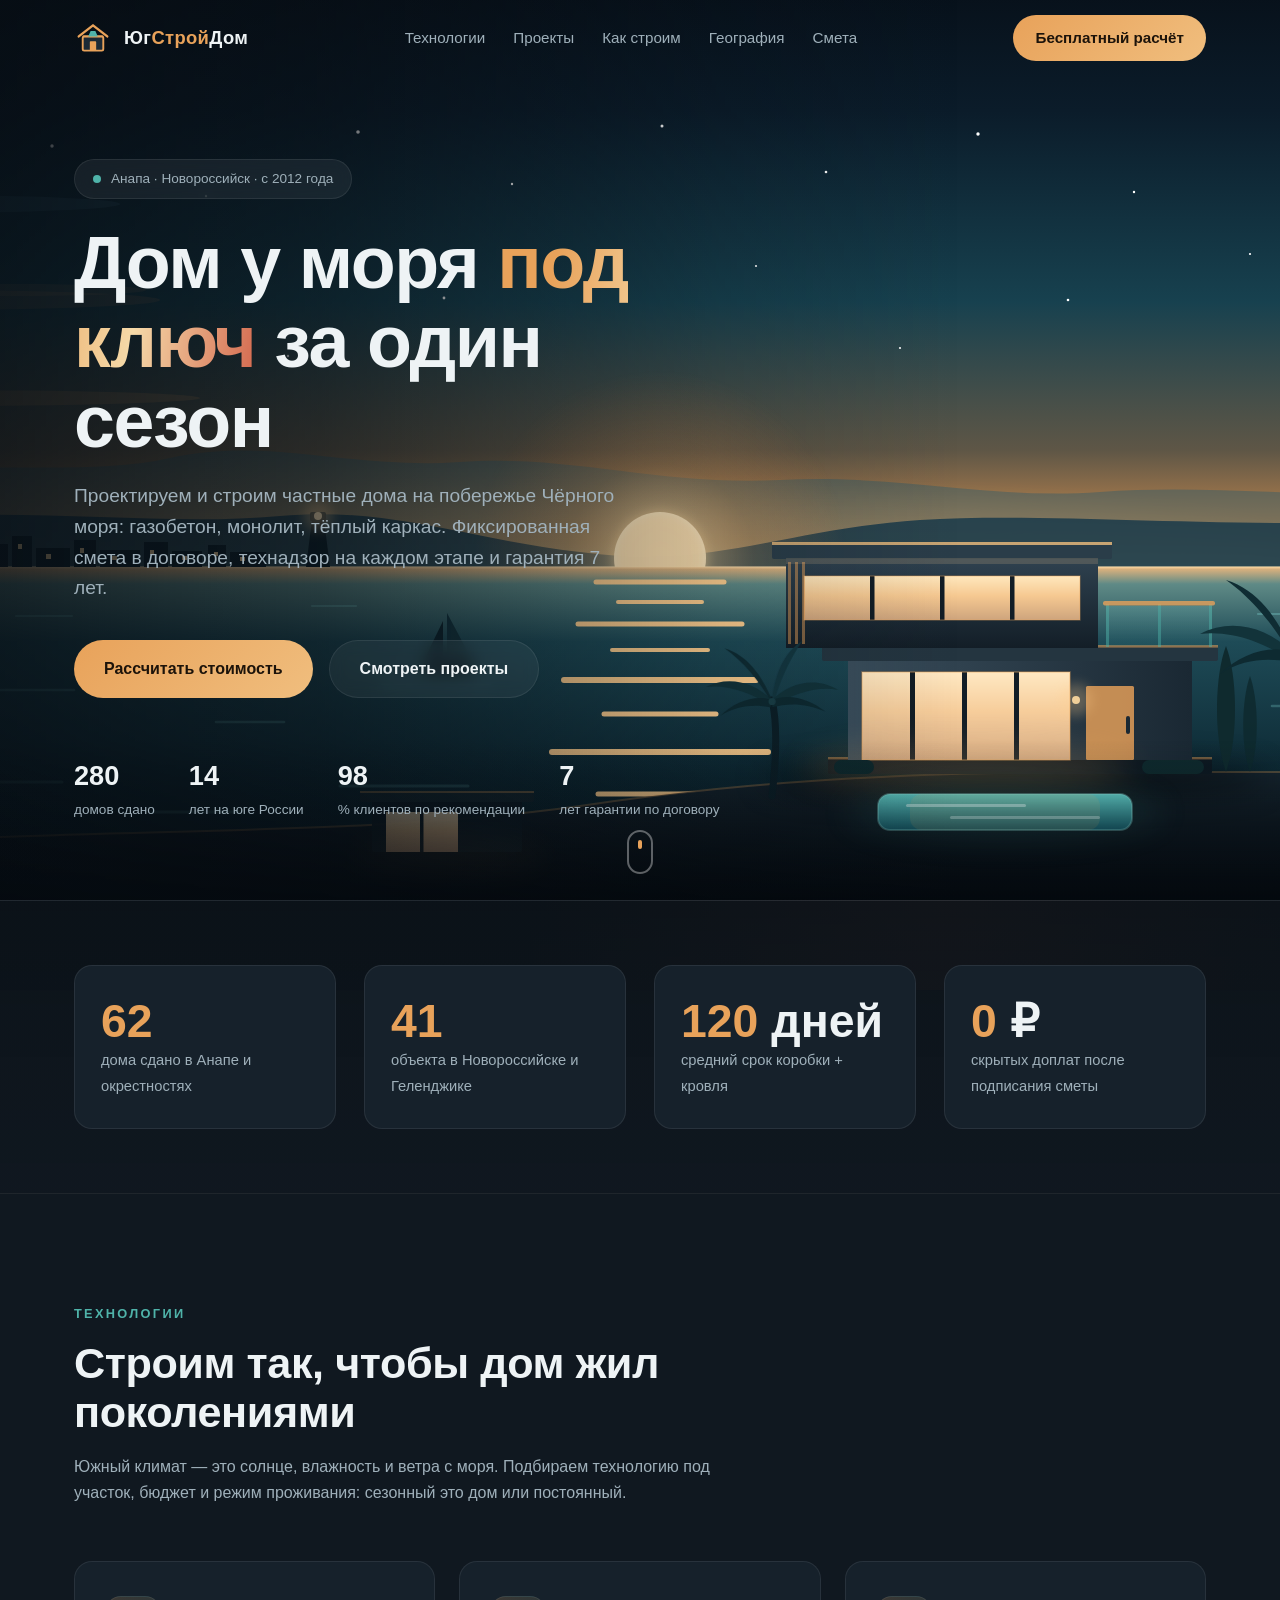
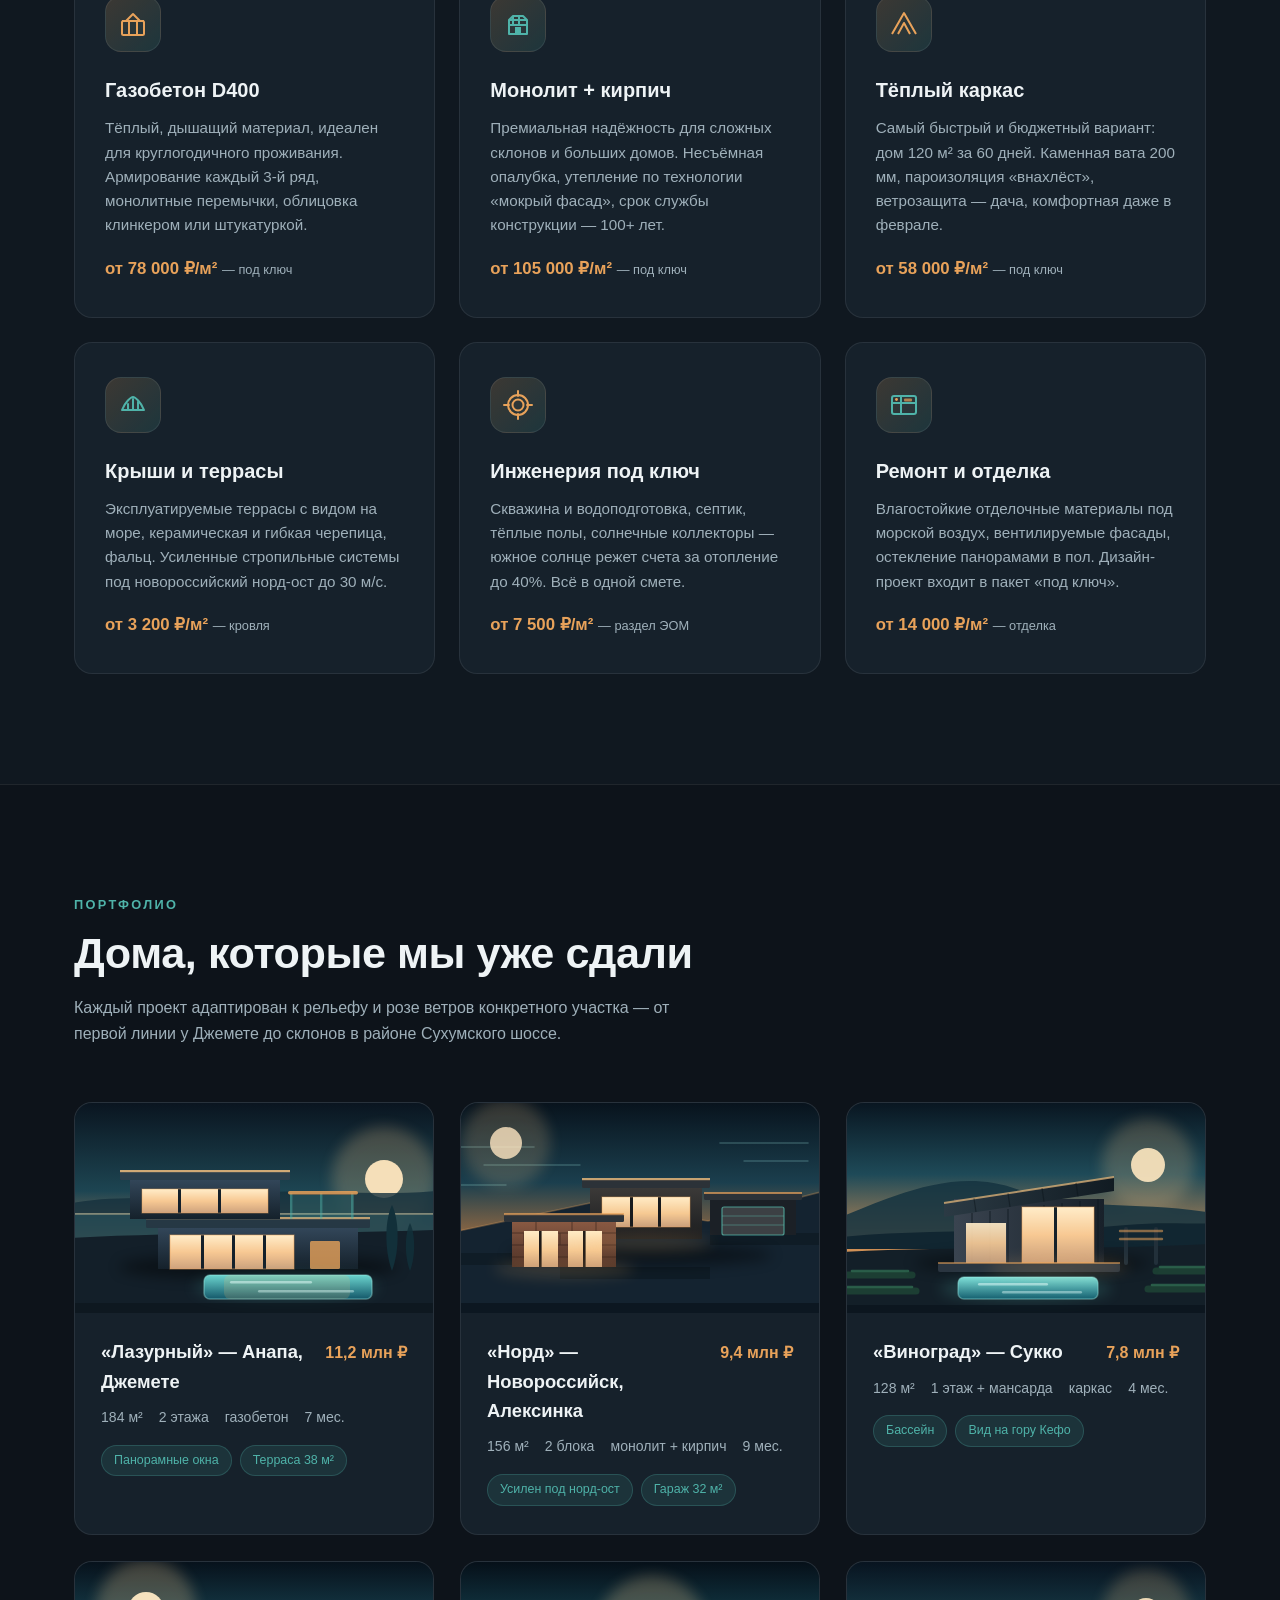
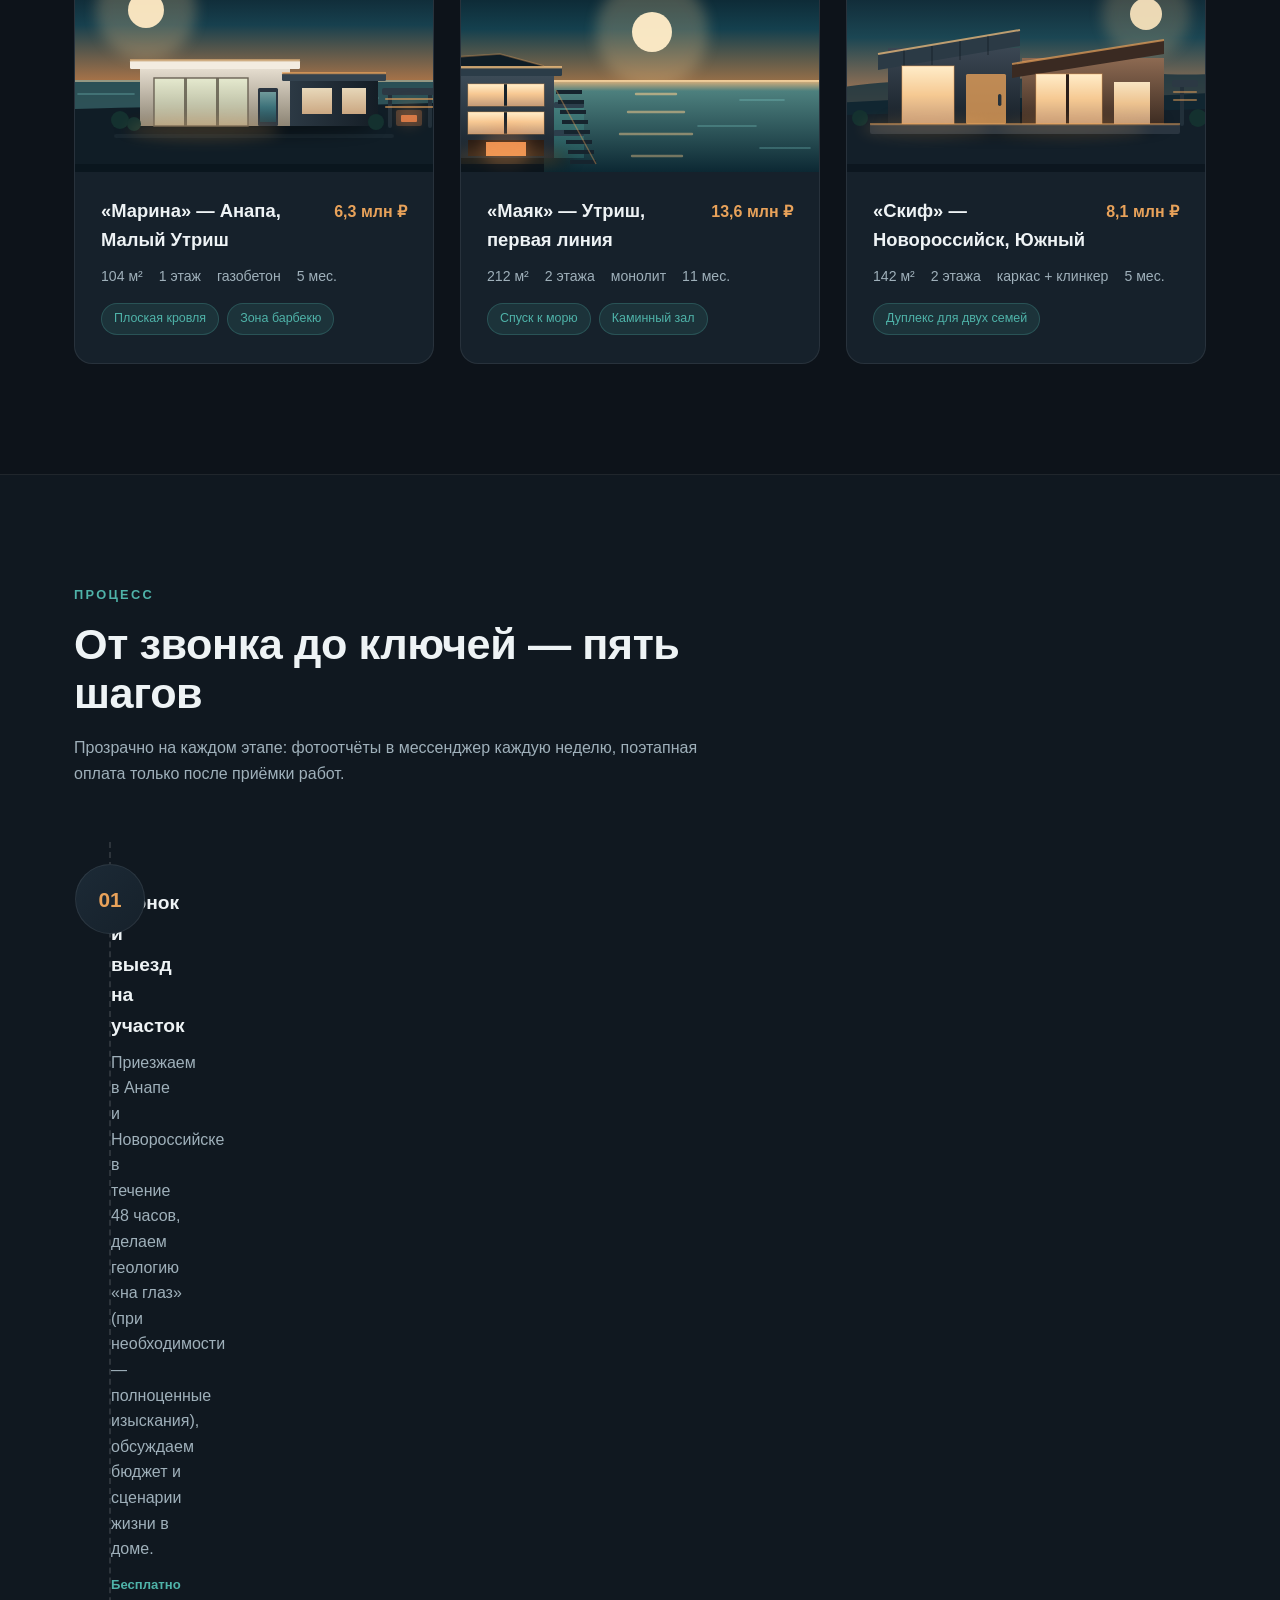
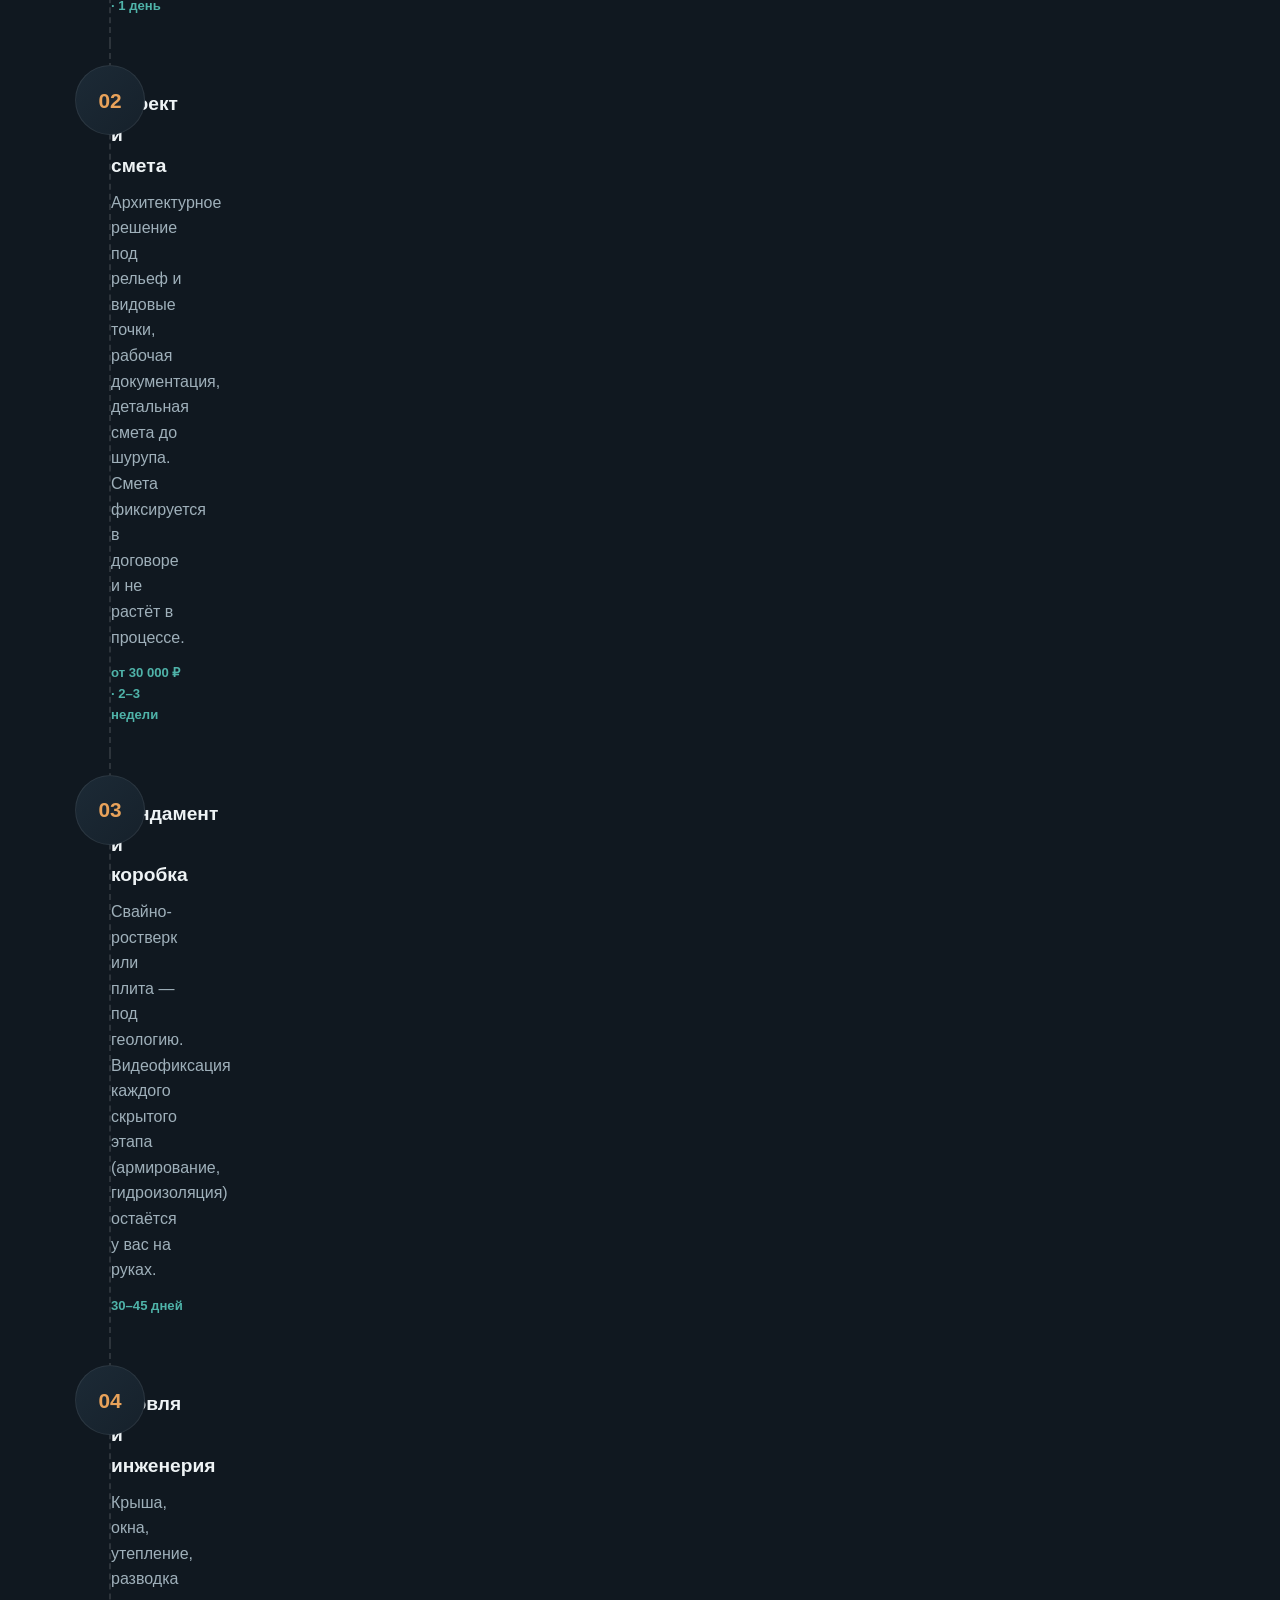
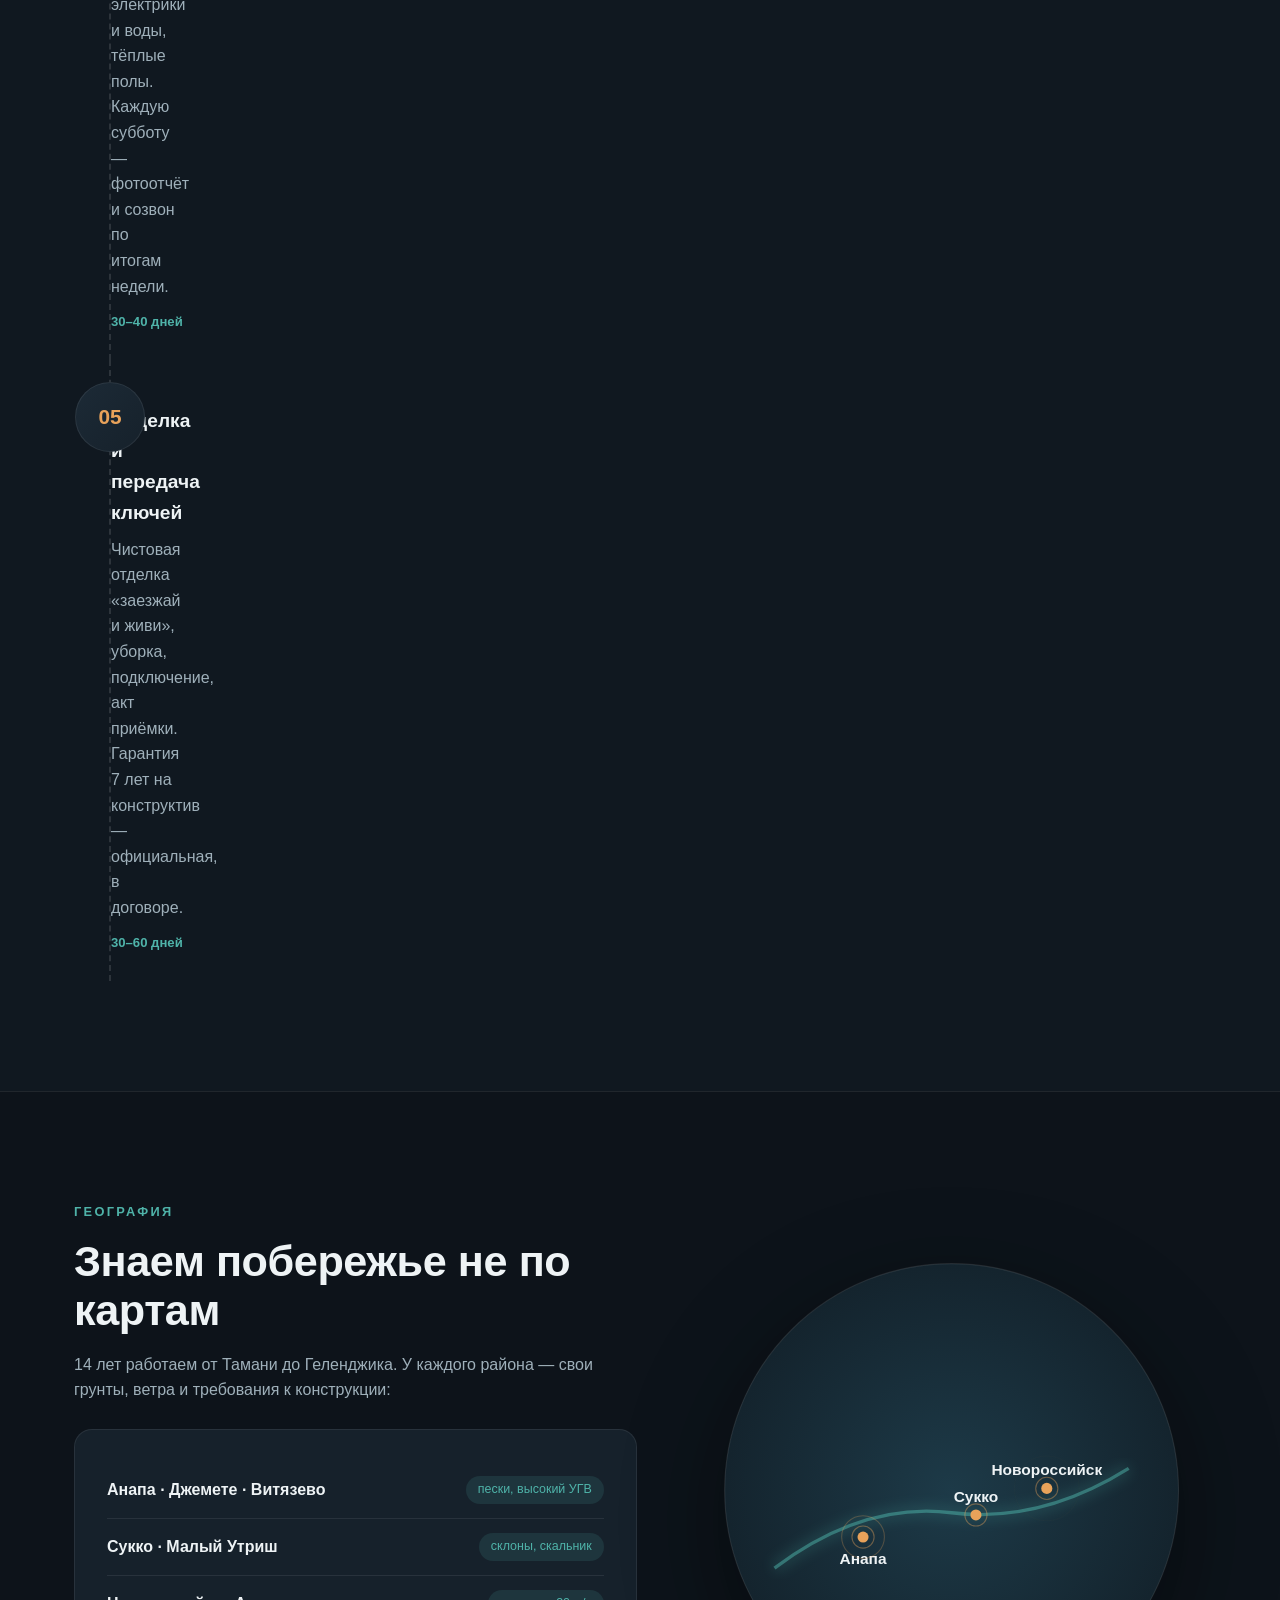
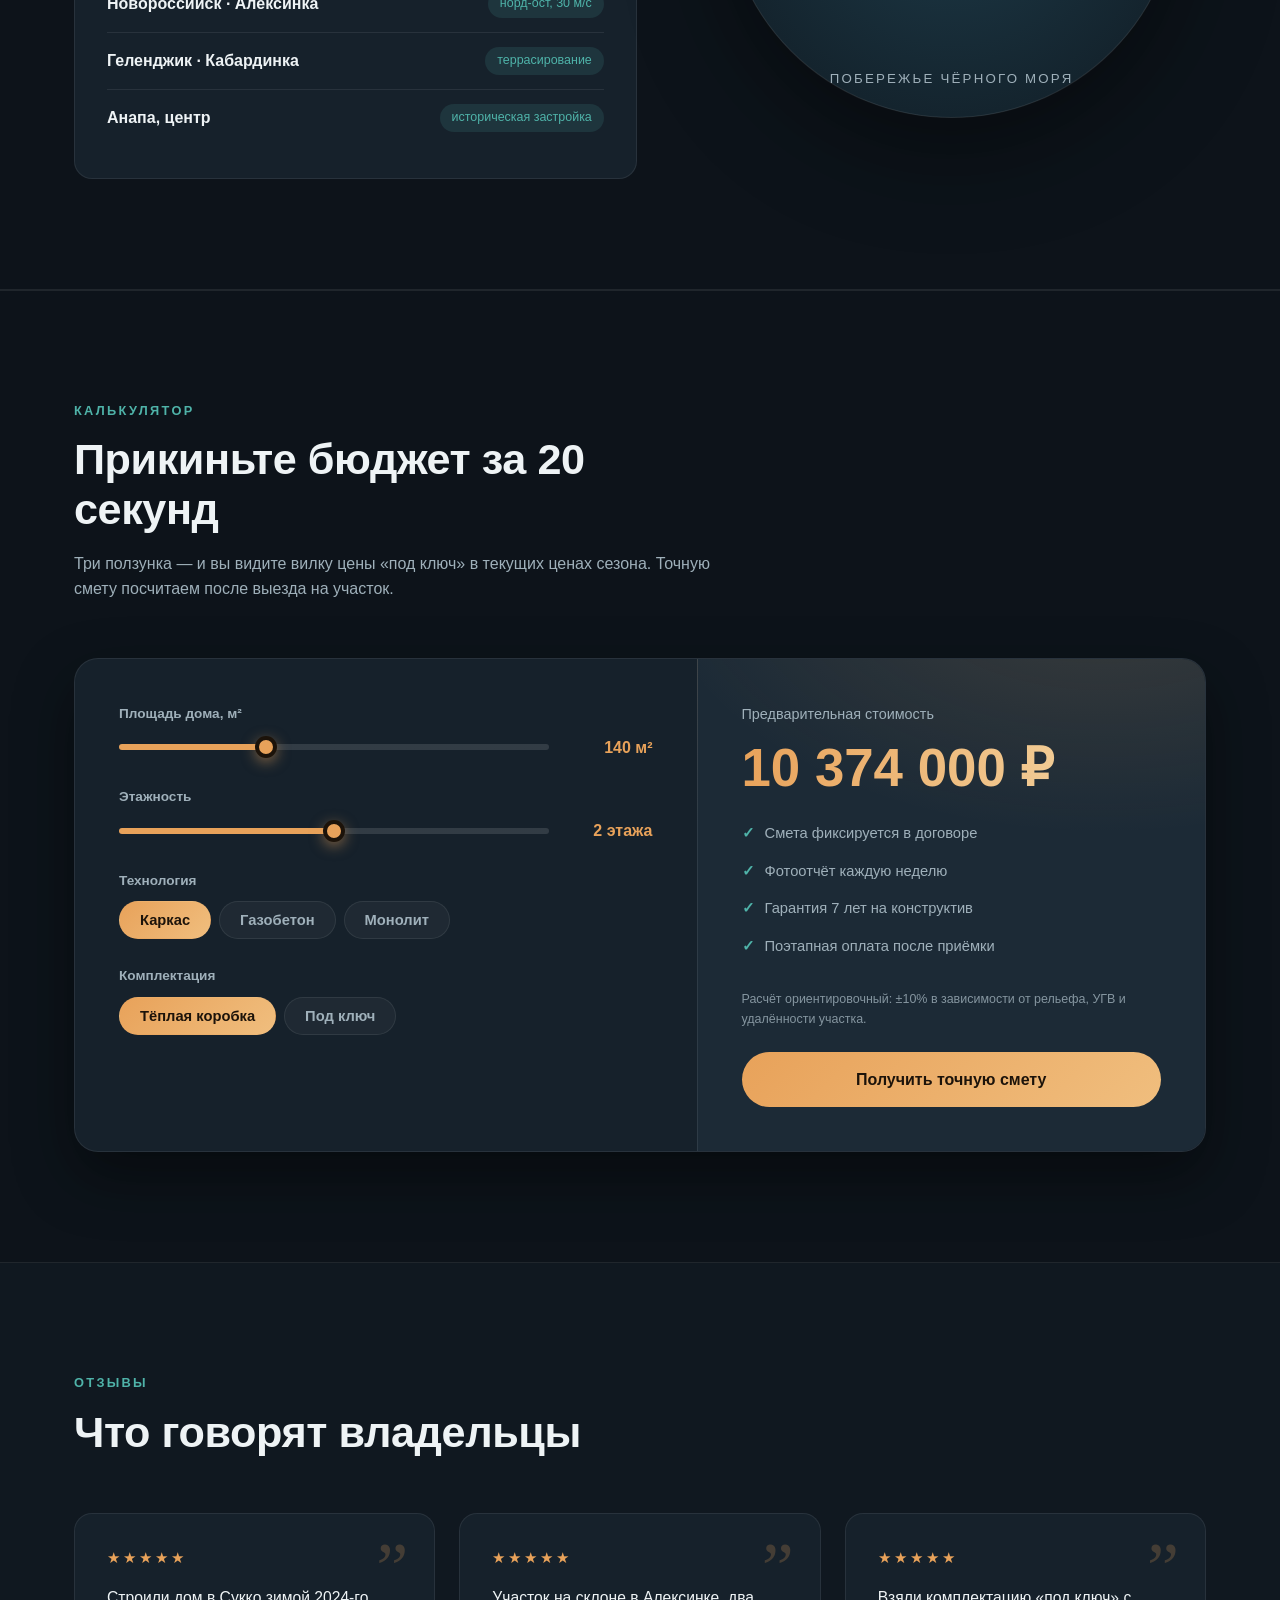
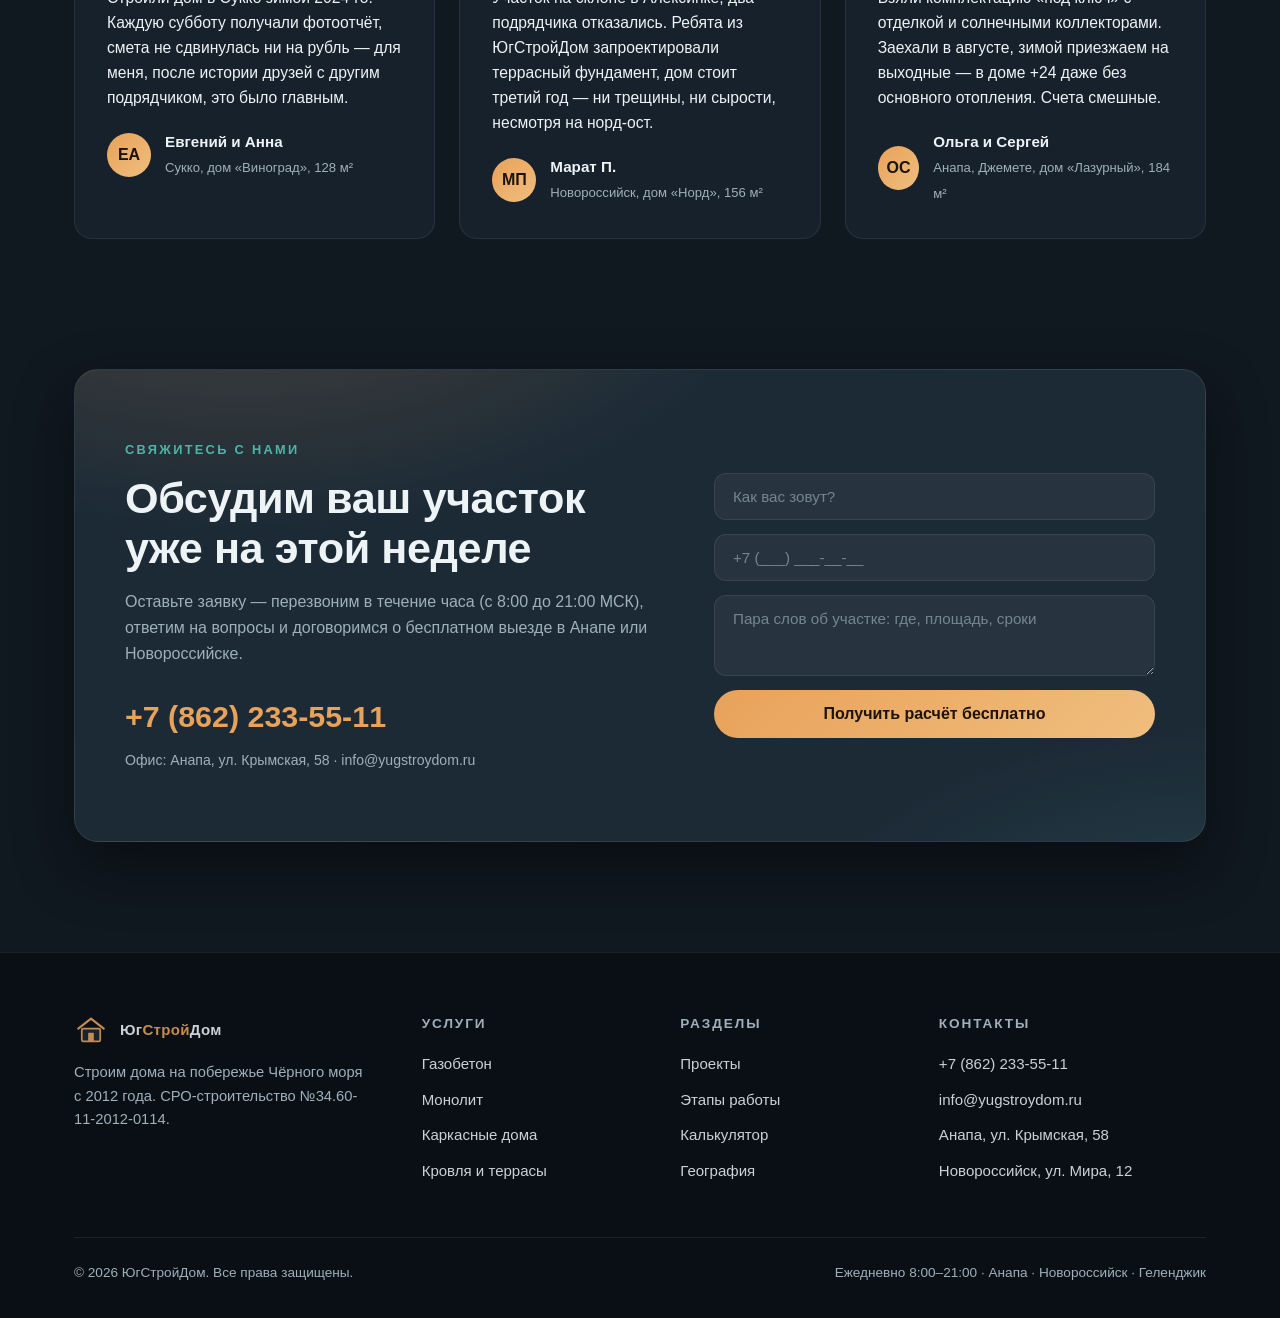
<file: index.html>
<!DOCTYPE html>
<html lang="ru">
<head>
<meta charset="UTF-8">
<meta name="viewport" content="width=device-width, initial-scale=1.0, viewport-fit=cover">
<title>ЮгСтройДом — строительство домов под ключ в Анапе и Новороссийске</title>
<meta name="description" content="Строим дома под ключ в Анапе и Новороссийске: газобетон, монолит, каркас. Фиксированная смета, договор, гарантия 7 лет.">
<link rel="stylesheet" href="css/style.css">
</head>
<body>

<header id="header">
  <div class="wrap nav">
    <a class="logo" href="#top" aria-label="ЮгСтройДом — на главную">
      <svg viewBox="0 0 48 48" fill="none" aria-hidden="true">
        <path d="M6 22 24 8l18 14" stroke="#e8a25a" stroke-width="3" stroke-linecap="round" stroke-linejoin="round"/>
        <rect x="11" y="22" width="26" height="18" rx="2" fill="#1c2a36" stroke="#e8a25a" stroke-width="2.4"/>
        <path d="M11 22h26" stroke="#e8a25a" stroke-width="2.4"/>
        <rect x="20" y="28" width="8" height="12" rx="1" fill="#e8a25a"/>
        <path d="M21 15h6l3 7H18l3-7z" fill="#4fb3a9"/>
      </svg>
      <span>Юг<b>Строй</b>Дом</span>
    </a>
    <nav aria-label="Основная навигация">
      <ul class="nav-links">
        <li><a href="#services">Технологии</a></li>
        <li><a href="#projects">Проекты</a></li>
        <li><a href="#process">Как строим</a></li>
        <li><a href="#geo">География</a></li>
        <li><a href="#calc">Смета</a></li>
      </ul>
    </nav>
    <a class="nav-cta" href="#contact">Бесплатный расчёт</a>
    <button class="burger" id="burger" aria-label="Открыть меню" aria-expanded="false">
      <span></span><span></span><span></span>
    </button>
  </div>
</header>
<div class="m-menu" id="mMenu">
  <a href="#services">Технологии</a>
  <a href="#projects">Проекты</a>
  <a href="#process">Как строим</a>
  <a href="#geo">География</a>
  <a href="#calc">Смета</a>
  <a href="#contact" style="color:var(--accent)">Бесплатный расчёт</a>
</div>

<main id="top">

  <!-- HERO -->
  <section class="hero" id="hero" style="padding-top:140px">
    <div class="hero-art" aria-hidden="true">
      <svg viewBox="0 0 1440 900" preserveAspectRatio="xMidYMax slice">
        <defs>
          <linearGradient id="skyG" x1="0" y1="0" x2="0" y2="1">
            <stop offset="0" stop-color="#050a11"/>
            <stop offset=".18" stop-color="#0b1c2a"/>
            <stop offset=".36" stop-color="#17414f"/>
            <stop offset=".50" stop-color="#5e5646"/>
            <stop offset=".585" stop-color="#cb8c4f"/>
            <stop offset=".628" stop-color="#f4c987"/>
            <stop offset="1" stop-color="#f4c987"/>
          </linearGradient>
          <radialGradient id="sunG" cx=".5" cy=".5" r=".5">
            <stop offset="0" stop-color="#fff4da" stop-opacity=".95"/>
            <stop offset=".2" stop-color="#ffd79a" stop-opacity=".5"/>
            <stop offset=".5" stop-color="#f0a55c" stop-opacity=".2"/>
            <stop offset="1" stop-color="#e8813a" stop-opacity="0"/>
          </radialGradient>
          <linearGradient id="seaG" x1="0" y1="0" x2="0" y2="1">
            <stop offset="0" stop-color="#eab67c"/>
            <stop offset=".05" stop-color="#5f8a86"/>
            <stop offset=".22" stop-color="#1e4b57"/>
            <stop offset=".62" stop-color="#0d2833"/>
            <stop offset="1" stop-color="#06141c"/>
          </linearGradient>
          <linearGradient id="wallG" x1="0" y1="0" x2="0" y2="1">
            <stop offset="0" stop-color="#2f4250"/>
            <stop offset="1" stop-color="#131e27"/>
          </linearGradient>
          <linearGradient id="wallG2" x1="0" y1="0" x2="1" y2="0">
            <stop offset="0" stop-color="#3a4e5c"/>
            <stop offset="1" stop-color="#1a2833"/>
          </linearGradient>
          <linearGradient id="glassG" x1="0" y1="0" x2="0" y2="1">
            <stop offset="0" stop-color="#ffe6ba"/>
            <stop offset=".45" stop-color="#eda961"/>
            <stop offset="1" stop-color="#9d5f38"/>
          </linearGradient>
          <linearGradient id="glassC" x1="0" y1="0" x2="0" y2="1">
            <stop offset="0" stop-color="#8fdcd6"/>
            <stop offset="1" stop-color="#2a6a72"/>
          </linearGradient>
          <linearGradient id="poolG" x1="0" y1="0" x2="0" y2="1">
            <stop offset="0" stop-color="#63d0ca"/>
            <stop offset="1" stop-color="#185f6c"/>
          </linearGradient>
          <linearGradient id="landG" x1="0" y1="0" x2="0" y2="1">
            <stop offset="0" stop-color="#16252f"/>
            <stop offset="1" stop-color="#04090e"/>
          </linearGradient>
          <linearGradient id="scrimL" x1="0" y1="0" x2="1" y2="0">
            <stop offset="0" stop-color="#070d13" stop-opacity=".92"/>
            <stop offset=".30" stop-color="#070d13" stop-opacity=".6"/>
            <stop offset=".55" stop-color="#070d13" stop-opacity=".15"/>
            <stop offset=".70" stop-color="#070d13" stop-opacity="0"/>
          </linearGradient>
          <linearGradient id="scrimB" x1="0" y1="1" x2="0" y2="0">
            <stop offset="0" stop-color="#04090e" stop-opacity=".8"/>
            <stop offset="1" stop-color="#04090e" stop-opacity="0"/>
          </linearGradient>
          <filter id="glowS" x="-90%" y="-90%" width="280%" height="280%"><feGaussianBlur stdDeviation="6"/></filter>
          <filter id="glowM" x="-90%" y="-90%" width="280%" height="280%"><feGaussianBlur stdDeviation="16"/></filter>
        </defs>

        <!-- НЕБО -->
        <g data-depth="3">
          <rect x="-80" y="-80" width="1600" height="1060" fill="url(#skyG)"/>
          <g fill="#fff">
            <circle class="twinkle" cx="132" cy="146" r="1.7" style="animation-delay:-.2s"/>
            <circle class="twinkle" cx="286" cy="196" r="1.2" style="animation-delay:-1.1s"/>
            <circle class="twinkle" cx="438" cy="132" r="1.8" style="animation-delay:-2.4s"/>
            <circle class="twinkle" cx="592" cy="184" r="1.2" style="animation-delay:-3.2s"/>
            <circle class="twinkle" cx="742" cy="126" r="1.5" style="animation-delay:-.8s"/>
            <circle class="twinkle" cx="906" cy="172" r="1.3" style="animation-delay:-2.9s"/>
            <circle class="twinkle" cx="1058" cy="134" r="1.7" style="animation-delay:-1.7s"/>
            <circle class="twinkle" cx="1214" cy="192" r="1.2" style="animation-delay:-3.6s"/>
            <circle class="twinkle" cx="1362" cy="150" r="1.6" style="animation-delay:-.5s"/>
            <circle class="twinkle" cx="212" cy="272" r="1.2" style="animation-delay:-2.1s"/>
            <circle class="twinkle" cx="524" cy="298" r="1.4" style="animation-delay:-1.4s"/>
            <circle class="twinkle" cx="836" cy="266" r="1.1" style="animation-delay:-3.9s"/>
            <circle class="twinkle" cx="1148" cy="300" r="1.3" style="animation-delay:-2.6s"/>
            <circle class="twinkle" cx="1330" cy="254" r="1.1" style="animation-delay:-.9s"/>
            <circle class="twinkle" cx="368" cy="356" r="1.2" style="animation-delay:-3.1s"/>
            <circle class="twinkle" cx="980" cy="348" r="1.1" style="animation-delay:-1.9s"/>
          </g>
          <!-- облака: выше — холодные, у горизонта — подсвеченные закатом -->
          <g class="cloud c1">
            <ellipse cx="0" cy="204" rx="200" ry="9" fill="#48738a" opacity=".3"/>
            <ellipse cx="-72" cy="194" rx="118" ry="6" fill="#5b879d" opacity=".24"/>
          </g>
          <g class="cloud c2">
            <ellipse cx="0" cy="300" rx="240" ry="10" fill="#8a7059" opacity=".3"/>
            <ellipse cx="96" cy="290" rx="130" ry="6" fill="#a58463" opacity=".22"/>
          </g>
          <g class="cloud c3">
            <ellipse cx="0" cy="398" rx="280" ry="8" fill="#d79a5e" opacity=".26"/>
            <ellipse cx="-130" cy="408" rx="150" ry="5" fill="#e8b177" opacity=".2"/>
          </g>
          <!-- тёплая дымка у горизонта -->
          <ellipse cx="740" cy="556" rx="620" ry="52" fill="#f2bd77" opacity=".22" filter="url(#glowM)"/>
        </g>

        <!-- ХРЕБТЫ: бухта открыта к морю в центре, горы уходят на края -->
        <g data-depth="7">
          <path d="M-80 567 V486 C 40 452,150 480,250 458 C 350 436,430 470,540 462 C 650 454,740 486,860 480 C 980 474,1070 500,1180 492 C 1300 483,1420 502,1520 490 V567 Z" fill="#2d5c6b" opacity=".42"/>
          <path d="M-80 567 V524 C 90 502,230 528,360 516 C 480 505,560 546,700 556 C 800 563,880 528,1000 520 C 1140 511,1340 532,1520 518 V567 Z" fill="#15374a" opacity=".82"/>
        </g>

        <!-- СОЛНЦЕ, садящееся в море -->
        <g data-depth="7">
          <circle class="sunGlow" cx="740" cy="558" r="188" fill="url(#sunG)"/>
          <circle cx="740" cy="558" r="46" fill="#ffeec9" opacity=".96"/>
          <circle cx="740" cy="558" r="46" fill="#ffd79a" opacity=".5" filter="url(#glowS)"/>
        </g>

        <!-- МОРЕ -->
        <g data-depth="7">
          <rect x="-80" y="567" width="1600" height="340" fill="url(#seaG)"/>
          <rect x="-80" y="566" width="1600" height="2.4" fill="#ffe2b0" opacity=".55"/>
        </g>

        <!-- блики солнца на воде — ровно под диском -->
        <g data-depth="11" stroke="#ffcf8f" stroke-linecap="round" fill="none">
          <path class="glint" d="M676 582 h128" stroke-width="5" style="animation-delay:0s"/>
          <path class="glint" d="M698 602 h84" stroke-width="4" style="animation-delay:-.7s"/>
          <path class="glint" d="M658 624 h164" stroke-width="5" style="animation-delay:-1.4s"/>
          <path class="glint" d="M692 650 h96" stroke-width="4" style="animation-delay:-2.1s"/>
          <path class="glint" d="M644 680 h192" stroke-width="6" style="animation-delay:-2.8s"/>
          <path class="glint" d="M684 714 h112" stroke-width="5" style="animation-delay:-3.5s"/>
          <path class="glint" d="M632 752 h216" stroke-width="6" style="animation-delay:-4.2s"/>
          <path class="glint" d="M678 794 h124" stroke-width="5" style="animation-delay:-4.9s"/>
        </g>

        <!-- волны -->
        <g data-depth="13" stroke="#7fd4cf" stroke-linecap="round" fill="none">
          <g class="wave w1" stroke-width="2.2" opacity=".34">
            <path d="M96 616 h56"/><path d="M232 646 h78"/><path d="M392 606 h44"/>
            <path d="M1338 614 h58"/><path d="M1420 648 h60"/>
          </g>
          <g class="wave w2" stroke-width="2.6" opacity=".28">
            <path d="M64 690 h90"/><path d="M296 722 h68"/><path d="M462 684 h108"/>
            <path d="M1352 706 h76"/>
          </g>
          <g class="wave w3" stroke-width="3" opacity=".22">
            <path d="M24 782 h118"/><path d="M232 812 h88"/><path d="M420 786 h128"/>
          </g>
        </g>

        <!-- ДАЛЬНИЙ БЕРЕГ: посёлок и маяк на левой стороне бухты -->
        <g data-depth="9">
          <g fill="#0c1e27">
            <rect x="60" y="544" width="28" height="23"/>
            <rect x="92" y="536" width="20" height="31"/>
            <rect x="116" y="548" width="34" height="19"/>
            <rect x="154" y="540" width="22" height="27"/>
            <rect x="180" y="550" width="40" height="17"/>
            <rect x="224" y="542" width="24" height="25"/>
            <rect x="252" y="551" width="30" height="16"/>
            <rect x="288" y="545" width="18" height="22"/>
            <rect x="310" y="552" width="36" height="15"/>
          </g>
          <g fill="#ffd9a0">
            <rect class="villageLight" x="68" y="552" width="4" height="5" style="animation-delay:-.3s"/>
            <rect class="villageLight" x="98" y="544" width="4" height="5" style="animation-delay:-1.6s"/>
            <rect class="villageLight" x="126" y="554" width="5" height="5" style="animation-delay:-2.7s"/>
            <rect class="villageLight" x="160" y="548" width="4" height="5" style="animation-delay:-.9s"/>
            <rect class="villageLight" x="192" y="556" width="5" height="4" style="animation-delay:-3.4s"/>
            <rect class="villageLight" x="230" y="550" width="4" height="5" style="animation-delay:-2.1s"/>
            <rect class="villageLight" x="262" y="556" width="5" height="4" style="animation-delay:-4.2s"/>
            <rect class="villageLight" x="294" y="552" width="4" height="4" style="animation-delay:-1.2s"/>
            <rect class="villageLight" x="320" y="557" width="5" height="4" style="animation-delay:-3.8s"/>
          </g>
          <!-- маяк -->
          <g>
            <path d="M386 567 L392 520 h12 l6 47 Z" fill="#0c1e27"/>
            <rect x="390" y="512" width="16" height="9" rx="2" fill="#0c1e27"/>
            <circle class="villageLight" cx="398" cy="516" r="4" fill="#fff0cf" style="animation-delay:-2.4s"/>
            <circle class="villageLight" cx="398" cy="516" r="15" fill="#ffcf8f" opacity=".4" filter="url(#glowS)" style="animation-delay:-2.4s"/>
          </g>
        </g>

        <!-- парусник -->
        <g data-depth="15">
          <g class="sailboat">
            <ellipse cx="528" cy="676" rx="36" ry="3.4" fill="#08161e" opacity=".4"/>
            <path d="M500 660 h56 l-8 12 h-40 Z" fill="#0a1a22"/>
            <path d="M527 658 V613 l24 45 Z" fill="#14353f"/>
            <path d="M523 658 V621 l-18 37 Z" fill="#0d252e"/>
          </g>
        </g>

        <!-- ПЕРЕДНИЙ ПЛАН: мыс, вилла, бассейн, южная зелень -->
        <g data-depth="20">
          <path d="M-80 900 V846 C 180 826,430 838,660 806 C 820 782,980 772,1160 772 H1520 V900 Z" fill="url(#landG)"/>
          <path d="M-80 846 C 180 826,430 838,660 806 C 820 782,980 772,1160 772 H1520" stroke="#e8a25a" stroke-width="2" fill="none" opacity=".3"/>

          <!-- мягкая тень под домом -->
          <ellipse cx="1094" cy="778" rx="252" ry="18" fill="#000" opacity=".5" filter="url(#glowM)"/>

          <!-- ===== современная вилла: плоские кровли, консоль, панорамное стекло ===== -->
          <g>
            <!-- цоколь -->
            <rect x="908" y="758" width="384" height="16" rx="2" fill="#0d1922"/>
            <rect x="908" y="757" width="384" height="2.4" fill="#e8a25a" opacity=".45"/>

            <!-- первый этаж -->
            <rect x="928" y="660" width="344" height="100" fill="url(#wallG2)"/>
            <!-- панорамное остекление в пол -->
            <rect x="942" y="672" width="208" height="88" fill="url(#glassG)"/>
            <rect class="winGlow" x="942" y="672" width="208" height="88" fill="#ffeccb" opacity=".55"/>
            <g fill="#121d26">
              <rect x="990" y="672" width="5" height="88"/>
              <rect x="1042" y="672" width="5" height="88"/>
              <rect x="1094" y="672" width="5" height="88"/>
            </g>
            <rect x="942" y="672" width="208" height="88" fill="none" stroke="#e8a25a" stroke-width="1.6" opacity=".4"/>
            <!-- глухая стена и вход -->
            <rect x="1166" y="686" width="48" height="74" rx="1.5" fill="#e8a25a" opacity=".82"/>
            <rect x="1206" y="716" width="4" height="18" rx="2" fill="#1a2833"/>
            <circle cx="1156" cy="700" r="4" fill="#ffe0a8" opacity=".9"/>
            <circle cx="1156" cy="700" r="16" fill="#ffcf8f" opacity=".28" filter="url(#glowS)"/>
            <!-- тёплый свет, льющийся на террасу -->
            <ellipse class="winGlow g3" cx="1046" cy="768" rx="164" ry="20" fill="#ffb865" opacity=".2" filter="url(#glowM)"/>

            <!-- перекрытие с выносом — крыша 1-го этажа = терраса 2-го -->
            <rect x="902" y="646" width="396" height="15" rx="2" fill="#243540"/>
            <rect x="902" y="645" width="396" height="2.6" fill="#e8a25a" opacity=".55"/>

            <!-- остеклённое ограждение террасы -->
            <g>
              <rect x="1186" y="606" width="106" height="40" fill="url(#glassC)" opacity=".2"/>
              <g fill="#4fb3a9" opacity=".45">
                <rect x="1186" y="604" width="3" height="43"/>
                <rect x="1238" y="604" width="3" height="43"/>
                <rect x="1289" y="604" width="3" height="43"/>
              </g>
              <rect x="1183" y="601" width="112" height="4.4" rx="2" fill="#e8a25a" opacity=".8"/>
            </g>

            <!-- второй этаж — консольно нависает над террасой -->
            <rect x="866" y="558" width="312" height="90" fill="url(#wallG)"/>
            <!-- ленточное остекление -->
            <rect x="884" y="576" width="276" height="44" fill="url(#glassG)"/>
            <rect class="winGlow g2" x="884" y="576" width="276" height="44" fill="#ffe9c2" opacity=".5"/>
            <g fill="#121d26">
              <rect x="950" y="576" width="4.5" height="44"/>
              <rect x="1020" y="576" width="4.5" height="44"/>
              <rect x="1090" y="576" width="4.5" height="44"/>
            </g>
            <rect x="884" y="576" width="276" height="44" fill="none" stroke="#e8a25a" stroke-width="1.4" opacity=".35"/>
            <!-- вертикальные ламели-солнцезащита на торце консоли -->
            <g fill="#e8a25a" opacity=".5">
              <rect x="868" y="562" width="3" height="82"/>
              <rect x="875" y="562" width="3" height="82"/>
              <rect x="882" y="562" width="3" height="82"/>
            </g>

            <!-- кровля с тонким выносом -->
            <rect x="852" y="543" width="340" height="16" rx="2" fill="#2a3d49"/>
            <rect x="852" y="542" width="340" height="3" fill="#f0be7e" opacity=".8"/>
            <!-- подсветка кровли снизу -->
            <rect x="866" y="558" width="312" height="6" fill="#ffcf8f" opacity=".16"/>
          </g>

          <!-- бассейн перед домом -->
          <g>
            <ellipse cx="1085" cy="812" rx="158" ry="28" fill="#4fb3a9" opacity=".14" filter="url(#glowM)"/>
            <rect x="958" y="794" width="254" height="36" rx="12" fill="url(#poolG)"/>
            <rect x="958" y="794" width="254" height="36" rx="12" fill="none" stroke="#8fe6e0" stroke-width="2" opacity=".35"/>
            <rect x="990" y="794" width="190" height="36" rx="12" fill="#ffb865" opacity=".12"/>
            <g fill="#e6fffd">
              <rect class="poolShine" x="986" y="804" width="120" height="3" rx="1.5" opacity=".5"/>
              <rect class="poolShine" x="1030" y="816" width="150" height="3" rx="1.5" opacity=".4" style="animation-delay:-2.4s"/>
            </g>
          </g>

          <!-- кипарисы и пальмы — южный колорит -->
          <g fill="#0f2a2e">
            <path d="M1306 772 C 1293 736,1295 674,1306 646 C 1317 674,1319 736,1306 772 Z"/>
            <path d="M1330 772 C 1320 744,1322 698,1330 676 C 1338 698,1340 744,1330 772 Z" opacity=".85"/>
          </g>
          <g>
            <path d="M1372 788 C 1378 742,1380 692,1372 652" stroke="#0c1f27" stroke-width="9" fill="none" stroke-linecap="round"/>
            <g transform="translate(1372,652)">
              <g class="palmTop">
                <path d="M0 0 C -26 -26,-62 -34,-92 -18 C -62 -22,-28 -10,-2 8 Z" fill="#12333a"/>
                <path d="M0 0 C -14 -34,-34 -62,-66 -72 C -40 -54,-18 -26,-4 -2 Z" fill="#0f2c33"/>
                <path d="M0 0 C 4 -36,16 -66,42 -82 C 24 -56,12 -28,4 -2 Z" fill="#143740"/>
                <path d="M0 0 C 26 -26,62 -32,92 -14 C 62 -20,28 -8,2 8 Z" fill="#12333a"/>
                <path d="M0 0 C 22 -10,52 -2,74 16 C 48 4,22 4,0 10 Z" fill="#0e2a31"/>
                <path d="M0 0 C -22 -8,-52 2,-72 22 C -48 6,-22 6,-2 10 Z" fill="#0e2a31"/>
                <circle cx="0" cy="2" r="6" fill="#1a3f47"/>
              </g>
            </g>
          </g>
          <g>
            <path d="M852 796 C 856 762,858 726,852 700" stroke="#0c1f27" stroke-width="7" fill="none" stroke-linecap="round"/>
            <g transform="translate(852,700) scale(.72)">
              <g class="palmTop p2">
                <path d="M0 0 C -26 -26,-62 -34,-92 -18 C -62 -22,-28 -10,-2 8 Z" fill="#12333a"/>
                <path d="M0 0 C -14 -34,-34 -62,-66 -72 C -40 -54,-18 -26,-4 -2 Z" fill="#0f2c33"/>
                <path d="M0 0 C 4 -36,16 -66,42 -82 C 24 -56,12 -28,4 -2 Z" fill="#143740"/>
                <path d="M0 0 C 26 -26,62 -32,92 -14 C 62 -20,28 -8,2 8 Z" fill="#12333a"/>
                <path d="M0 0 C 22 -10,52 -2,74 16 C 48 4,22 4,0 10 Z" fill="#0e2a31"/>
                <path d="M0 0 C -22 -8,-52 2,-72 22 C -48 6,-22 6,-2 10 Z" fill="#0e2a31"/>
                <circle cx="0" cy="2" r="5" fill="#1a3f47"/>
              </g>
            </g>
          </g>
          <!-- стриженые кусты вдоль террасы -->
          <g fill="#0f2a2e">
            <rect x="914" y="760" width="40" height="14" rx="7"/>
            <rect x="1222" y="760" width="62" height="14" rx="7"/>
          </g>

          <!-- вторая линия: небольшой дом левее, в глубине -->
          <g opacity=".95">
            <rect x="452" y="800" width="150" height="52" rx="2" fill="#0e1c25"/>
            <rect x="440" y="792" width="174" height="10" rx="2" fill="#16262f"/>
            <rect x="440" y="791" width="174" height="2" fill="#e8a25a" opacity=".4"/>
            <rect x="466" y="812" width="72" height="40" fill="url(#glassG)" opacity=".75"/>
            <rect class="winGlow g4" x="466" y="812" width="72" height="40" fill="#ffeccb" opacity=".4"/>
            <rect x="500" y="812" width="3.5" height="40" fill="#0e1c25"/>
            <ellipse cx="530" cy="856" rx="96" ry="12" fill="#ffb865" opacity=".12" filter="url(#glowM)"/>
          </g>
        </g>

        <!-- птицы -->
        <g data-depth="26" fill="#0a1a22">
          <g transform="translate(-40,236)">
            <g class="bird">
              <path class="wing" d="M-11 0 Q -5.5 -8,0 -1.5 Q 5.5 -8,11 0 Q 5.5 -3.4,0 1.6 Q -5.5 -3.4,-11 0 Z" opacity=".6"/>
            </g>
          </g>
          <g transform="translate(-40,300) scale(.72)">
            <g class="bird b2">
              <path class="wing" d="M-11 0 Q -5.5 -8,0 -1.5 Q 5.5 -8,11 0 Q 5.5 -3.4,0 1.6 Q -5.5 -3.4,-11 0 Z" opacity=".5" style="animation-delay:-.22s"/>
            </g>
          </g>
          <g transform="translate(-40,196) scale(.55)">
            <g class="bird b3">
              <path class="wing" d="M-11 0 Q -5.5 -8,0 -1.5 Q 5.5 -8,11 0 Q 5.5 -3.4,0 1.6 Q -5.5 -3.4,-11 0 Z" opacity=".42" style="animation-delay:-.4s"/>
            </g>
          </g>
        </g>

        <!-- световые шторки для читаемости текста -->
        <rect x="-80" y="-80" width="1600" height="1060" fill="url(#scrimL)"/>
        <rect x="-80" y="740" width="1600" height="240" fill="url(#scrimB)"/>
      </svg>
    </div>
    <div class="wrap hero-inner">
      <span class="kicker rv"><span class="dot"></span>Анапа · Новороссийск · с 2012 года</span>
      <h1 class="rv d1">Дом у моря <span class="grad">под ключ</span> за один сезон</h1>
      <p class="hero-sub rv d2">
        Проектируем и строим частные дома на побережье Чёрного моря: газобетон, монолит,
        тёплый каркас. Фиксированная смета в договоре, технадзор на каждом этапе и гарантия 7 лет.
      </p>
      <div class="hero-actions rv d3">
        <a class="btn btn-primary" href="#calc">Рассчитать стоимость</a>
        <a class="btn btn-ghost" href="#projects">Смотреть проекты</a>
      </div>
      <div class="hero-badges rv d4">
        <div class="hb"><b data-count="280">0</b><span>домов сдано</span></div>
        <div class="hb"><b data-count="14">0</b><span>лет на юге России</span></div>
        <div class="hb"><b data-count="98">0</b><span>% клиентов по рекомендации</span></div>
        <div class="hb"><b>7</b><span>лет гарантии по договору</span></div>
      </div>
    </div>
    <div class="scroll-hint" aria-hidden="true"></div>
  </section>

  <!-- STATS -->
  <div class="stats">
    <div class="wrap stats-grid">
      <div class="stat rv"><b><em data-count="62">0</em></b><span>дома сдано в Анапе и окрестностях</span></div>
      <div class="stat rv d1"><b><em data-count="41">0</em></b><span>объекта в Новороссийске и Геленджике</span></div>
      <div class="stat rv d2"><b><em data-count="120">0</em> дней</b><span>средний срок коробки + кровля</span></div>
      <div class="stat rv d3"><b><em data-count="0">0</em> ₽</b><span>скрытых доплат после подписания сметы</span></div>
    </div>
  </div>

  <!-- SERVICES -->
  <section id="services">
    <div class="wrap">
      <div class="sec-head rv">
        <span class="sec-tag">Технологии</span>
        <h2>Строим так, чтобы дом жил поколениями</h2>
        <p>Южный климат — это солнце, влажность и ветра с моря. Подбираем технологию
        под участок, бюджет и режим проживания: сезонный это дом или постоянный.</p>
      </div>
      <div class="cards">
        <article class="card rv tilt" data-tilt>
          <div class="icon">
            <svg width="30" height="30" viewBox="0 0 30 30" fill="none"><rect x="4" y="12" width="22" height="14" rx="1.5" stroke="#e8a25a" stroke-width="2"/><path d="M4 12h22M11 12v14M19 12v14M8 12l7-7 7 7" stroke="#e8a25a" stroke-width="2" stroke-linejoin="round"/></svg>
          </div>
          <h3>Газобетон D400</h3>
          <p>Тёплый, дышащий материал, идеален для круглогодичного проживания. Армирование
          каждый 3-й ряд, монолитные перемычки, облицовка клинкером или штукатуркой.</p>
          <div class="price">от 78 000 ₽/м² <small>— под ключ</small></div>
        </article>
        <article class="card rv d1 tilt" data-tilt>
          <div class="icon">
            <svg width="30" height="30" viewBox="0 0 30 30" fill="none"><path d="M6 16v-5l4-4h10l4 4v5" stroke="#4fb3a9" stroke-width="2" stroke-linejoin="round"/><path d="M6 11h18M10 7v9M16 7v9M6 16h18v9H6z" stroke="#4fb3a9" stroke-width="2" stroke-linejoin="round"/><rect x="12" y="18" width="6" height="7" fill="#4fb3a9"/></svg>
          </div>
          <h3>Монолит + кирпич</h3>
          <p>Премиальная надёжность для сложных склонов и больших домов. Несъёмная опалубка,
          утепление по технологии «мокрый фасад», срок службы конструкции — 100+ лет.</p>
          <div class="price">от 105 000 ₽/м² <small>— под ключ</small></div>
        </article>
        <article class="card rv d2 tilt" data-tilt>
          <div class="icon">
            <svg width="30" height="30" viewBox="0 0 30 30" fill="none"><path d="M3 25 15 4l12 21" stroke="#e8a25a" stroke-width="2" stroke-linejoin="round"/><path d="M9 25 15 14l6 11" stroke="#e8a25a" stroke-width="2" stroke-linejoin="round"/></svg>
          </div>
          <h3>Тёплый каркас</h3>
          <p>Самый быстрый и бюджетный вариант: дом 120 м² за 60 дней. Каменная вата 200 мм,
          пароизоляция «внахлёст», ветрозащита — дача, комфортная даже в феврале.</p>
          <div class="price">от 58 000 ₽/м² <small>— под ключ</small></div>
        </article>
        <article class="card rv tilt" data-tilt>
          <div class="icon">
            <svg width="30" height="30" viewBox="0 0 30 30" fill="none"><path d="M4 20h22M4 20c3-8 9-13 11-13s8 5 11 13" stroke="#4fb3a9" stroke-width="2" stroke-linecap="round"/><path d="M10 20v-6M20 20v-8M15 20V9" stroke="#4fb3a9" stroke-width="2" stroke-linecap="round"/></svg>
          </div>
          <h3>Крыши и террасы</h3>
          <p>Эксплуатируемые террасы с видом на море, керамическая и гибкая черепица, фальц.
          Усиленные стропильные системы под новороссийский норд-ост до 30 м/с.</p>
          <div class="price">от 3 200 ₽/м² <small>— кровля</small></div>
        </article>
        <article class="card rv d1 tilt" data-tilt>
          <div class="icon">
            <svg width="30" height="30" viewBox="0 0 30 30" fill="none"><circle cx="15" cy="15" r="10" stroke="#e8a25a" stroke-width="2"/><circle cx="15" cy="15" r="5.5" stroke="#e8a25a" stroke-width="2"/><path d="M15 1v5M15 24v5M1 15h5M24 15h5" stroke="#e8a25a" stroke-width="2" stroke-linecap="round"/></svg>
          </div>
          <h3>Инженерия под ключ</h3>
          <p>Скважина и водоподготовка, септик, тёплые полы, солнечные коллекторы —
          южное солнце режет счета за отопление до 40%. Всё в одной смете.</p>
          <div class="price">от 7 500 ₽/м² <small>— раздел ЭОМ</small></div>
        </article>
        <article class="card rv d2 tilt" data-tilt>
          <div class="icon">
            <svg width="30" height="30" viewBox="0 0 30 30" fill="none"><rect x="3" y="6" width="24" height="18" rx="2" stroke="#4fb3a9" stroke-width="2"/><path d="M3 13h24M12 6v18M12 13h15" stroke="#4fb3a9" stroke-width="2"/><circle cx="7.5" cy="9.5" r="1.4" fill="#e8a25a"/><rect x="15" y="8.5" width="8" height="3" rx="1" fill="#e8a25a" opacity=".7"/></svg>
          </div>
          <h3>Ремонт и отделка</h3>
          <p>Влагостойкие отделочные материалы под морской воздух, вентилируемые фасады,
          остекление панорамами в пол. Дизайн-проект входит в пакет «под ключ».</p>
          <div class="price">от 14 000 ₽/м² <small>— отделка</small></div>
        </article>
      </div>
    </div>
  </section>

  <!-- PROJECTS -->
  <section class="projects" id="projects">
    <div class="wrap">
      <div class="sec-head rv">
        <span class="sec-tag">Портфолио</span>
        <h2>Дома, которые мы уже сдали</h2>
        <p>Каждый проект адаптирован к рельефу и розе ветров конкретного участка —
        от первой линии у Джемете до склонов в районе Сухумского шоссе.</p>
      </div>
      <div class="proj-grid">
        <article class="proj rv">
          <div class="visual">
            <svg viewBox="0 0 400 210" preserveAspectRatio="xMidYMax slice">
              <defs>
                <linearGradient id="pg1" x1="0" y1="0" x2="0" y2="1">
                  <stop offset="0" stop-color="#0a1520"/><stop offset=".42" stop-color="#1d4552"/>
                  <stop offset=".74" stop-color="#c98a5a"/><stop offset="1" stop-color="#f0c083"/>
                </linearGradient>
                <linearGradient id="pw1" x1="0" y1="0" x2="0" y2="1">
                  <stop offset="0" stop-color="#33475a"/><stop offset="1" stop-color="#15212b"/>
                </linearGradient>
                <linearGradient id="pgl1" x1="0" y1="0" x2="0" y2="1">
                  <stop offset="0" stop-color="#ffe9c4"/><stop offset=".5" stop-color="#f0a862"/><stop offset="1" stop-color="#a5623a"/>
                </linearGradient>
                <linearGradient id="ppc1" x1="0" y1="0" x2="0" y2="1">
                  <stop offset="0" stop-color="#6bd4ce"/><stop offset="1" stop-color="#14586a"/>
                </linearGradient>
                <filter id="pbl1" x="-60%" y="-60%" width="220%" height="220%"><feGaussianBlur stdDeviation="7"/></filter>
              </defs>
              <rect width="400" height="210" fill="url(#pg1)"/>
              <circle cx="330" cy="76" r="19" fill="#ffeccd" opacity=".95"/>
              <circle cx="330" cy="76" r="52" fill="#ffcf8f" opacity=".22" filter="url(#pbl1)"/>
              <!-- дальний хребет и полоса моря -->
              <path d="M0 104 C 60 88,120 100,180 92 C 250 83,320 96,400 86 V112 H0 Z" fill="#15303d" opacity=".8"/>
              <rect x="0" y="110" width="400" height="26" fill="#1a4450" opacity=".85"/>
              <rect x="0" y="110" width="400" height="1.8" fill="#ffdda8" opacity=".45"/>
              <!-- участок -->
              <path d="M0 136 C 110 128,280 132,400 126 V210 H0 Z" fill="#131f29"/>
              <!-- тень под домом -->
              <ellipse cx="205" cy="164" rx="140" ry="12" fill="#000" opacity=".45" filter="url(#pbl1)"/>
              <!-- первый этаж -->
              <rect x="104" y="124" width="200" height="42" fill="url(#pw1)"/>
              <rect x="116" y="132" width="124" height="34" fill="url(#pgl1)"/>
              <rect class="lit" x="116" y="132" width="124" height="34" fill="#ffefce"/>
              <g fill="#14202a"><rect x="147" y="132" width="3" height="34"/><rect x="178" y="132" width="3" height="34"/><rect x="209" y="132" width="3" height="34"/></g>
              <rect x="116" y="132" width="124" height="34" fill="none" stroke="#e8a25a" stroke-width="1.2" opacity=".45"/>
              <rect x="256" y="138" width="30" height="28" rx="1.5" fill="#e8a25a" opacity=".8"/>
              <!-- перекрытие-терраса -->
              <rect x="92" y="115" width="224" height="10" rx="1.5" fill="#263844"/>
              <rect x="92" y="114" width="224" height="2.2" fill="#f0be7e" opacity=".75"/>
              <!-- второй этаж, смещён консолью -->
              <rect x="76" y="76" width="150" height="40" fill="url(#pw1)"/>
              <rect x="88" y="86" width="126" height="24" fill="url(#pgl1)"/>
              <rect class="lit" x="88" y="86" width="126" height="24" fill="#ffefce"/>
              <g fill="#14202a"><rect x="124" y="86" width="3" height="24"/><rect x="164" y="86" width="3" height="24"/></g>
              <rect x="88" y="86" width="126" height="24" fill="none" stroke="#e8a25a" stroke-width="1.1" opacity=".4"/>
              <rect x="66" y="68" width="170" height="9" rx="1.5" fill="#2c3f4c"/>
              <rect x="66" y="67" width="170" height="2.2" fill="#f0be7e" opacity=".85"/>
              <!-- остекление террасы справа -->
              <rect x="236" y="92" width="64" height="23" fill="#4fb3a9" opacity=".18"/>
              <g fill="#4fb3a9" opacity=".45"><rect x="236" y="90" width="2.4" height="26"/><rect x="266" y="90" width="2.4" height="26"/><rect x="297" y="90" width="2.4" height="26"/></g>
              <rect x="234" y="88" width="70" height="3.4" rx="1.7" fill="#e8a25a" opacity=".85"/>
              <!-- бассейн-инфинити -->
              <ellipse cx="232" cy="184" rx="92" ry="14" fill="#4fb3a9" opacity=".2" filter="url(#pbl1)"/>
              <rect x="150" y="172" width="168" height="24" rx="6" fill="url(#ppc1)"/>
              <rect x="150" y="172" width="168" height="24" rx="6" fill="none" stroke="#9beae4" stroke-width="1.6" opacity=".4"/>
              <rect x="170" y="172" width="126" height="24" rx="6" fill="#ffb865" opacity=".16"/>
              <g fill="#e8fffd">
                <rect class="shim" x="176" y="178" width="82" height="2.6" rx="1.3" opacity=".5"/>
                <rect class="shim s2" x="204" y="187" width="96" height="2.6" rx="1.3" opacity=".42"/>
              </g>
              <!-- кипарисы -->
              <g fill="#12303a">
                <path d="M338 168 C 330 146,331 116,338 102 C 345 116,346 146,338 168 Z"/>
                <path d="M356 168 C 350 152,351 130,356 120 C 361 130,362 152,356 168 Z" opacity=".85"/>
              </g>
              <rect x="0" y="200" width="400" height="10" fill="#0a141c" opacity=".6"/>
            </svg>
          </div>
          <div class="body">
            <div class="row"><h3>«Лазурный» — Анапа, Джемете</h3><span class="cost">11,2 млн ₽</span></div>
            <div class="meta"><span>184 м²</span><span>2 этажа</span><span>газобетон</span><span>7 мес.</span></div>
            <div class="tags"><span class="tag">Панорамные окна</span><span class="tag">Терраса 38 м²</span></div>
          </div>
        </article>
        <article class="proj rv d1">
          <div class="visual">
            <svg viewBox="0 0 400 210" preserveAspectRatio="xMidYMax slice">
              <defs>
                <linearGradient id="pg2" x1="0" y1="0" x2="0" y2="1">
                  <stop offset="0" stop-color="#08131d"/><stop offset=".38" stop-color="#1b3f4e"/>
                  <stop offset=".72" stop-color="#b8763f"/><stop offset="1" stop-color="#e8a25a"/>
                </linearGradient>
                <linearGradient id="pw2" x1="0" y1="0" x2="0" y2="1">
                  <stop offset="0" stop-color="#3c3a38"/><stop offset="1" stop-color="#1a1c1e"/>
                </linearGradient>
                <linearGradient id="pbr2" x1="0" y1="0" x2="0" y2="1">
                  <stop offset="0" stop-color="#8a5a43"/><stop offset="1" stop-color="#4a2f26"/>
                </linearGradient>
                <linearGradient id="pgl2" x1="0" y1="0" x2="0" y2="1">
                  <stop offset="0" stop-color="#ffe7bf"/><stop offset=".55" stop-color="#eda961"/><stop offset="1" stop-color="#9c5c37"/>
                </linearGradient>
                <filter id="pbl2" x="-60%" y="-60%" width="220%" height="220%"><feGaussianBlur stdDeviation="7"/></filter>
              </defs>
              <rect width="400" height="210" fill="url(#pg2)"/>
              <!-- ветер: холодные линии норд-оста -->
              <g stroke="#8fd4cf" stroke-linecap="round" fill="none" opacity=".28">
                <path d="M20 44 h74" stroke-width="1.6"/>
                <path d="M44 62 h96" stroke-width="1.4"/>
                <path d="M12 82 h54" stroke-width="1.4"/>
                <path d="M280 40 h88" stroke-width="1.6"/>
                <path d="M304 58 h64" stroke-width="1.4"/>
              </g>
              <circle cx="66" cy="40" r="16" fill="#ffeccd" opacity=".8"/>
              <circle cx="66" cy="40" r="44" fill="#ffcf8f" opacity=".18" filter="url(#pbl2)"/>
              <!-- склон -->
              <path d="M0 210 V132 L150 100 L268 118 L400 84 V210 Z" fill="#142330"/>
              <path d="M0 132 L150 100 L268 118 L400 84" stroke="#e8a25a" stroke-width="1.6" fill="none" opacity=".3"/>
              <!-- террасы подпорных стен -->
              <g fill="#0f1c26">
                <rect x="0" y="150" width="120" height="12"/><rect x="120" y="164" width="150" height="12"/>
                <rect x="270" y="130" width="130" height="12"/>
              </g>
              <!-- объём 1: монолит, выше по склону -->
              <ellipse cx="200" cy="152" rx="132" ry="11" fill="#000" opacity=".42" filter="url(#pbl2)"/>
              <rect x="150" y="84" width="112" height="52" fill="url(#pw2)"/>
              <rect x="142" y="76" width="128" height="9" rx="1.5" fill="#2c3238"/>
              <rect x="142" y="75" width="128" height="2.2" fill="#f0be7e" opacity=".8"/>
              <rect x="162" y="94" width="88" height="30" fill="url(#pgl2)"/>
              <rect class="lit" x="162" y="94" width="88" height="30" fill="#ffefce"/>
              <g fill="#171a1d"><rect x="190" y="94" width="3" height="30"/><rect x="218" y="94" width="3" height="30"/></g>
              <rect x="162" y="94" width="88" height="30" fill="none" stroke="#e8a25a" stroke-width="1.1" opacity=".4"/>
              <!-- объём 2: кирпичный, ниже -->
              <rect x="72" y="118" width="104" height="46" fill="url(#pbr2)"/>
              <!-- кирпичная раскладка -->
              <g stroke="#2a1a15" stroke-width="1" opacity=".55">
                <path d="M72 130 h104M72 142 h104M72 154 h104"/>
                <path d="M96 118 v12M132 118 v12M156 118 v12M84 130 v12M120 130 v12M144 130 v12M96 142 v12M132 142 v12M156 142 v12"/>
              </g>
              <rect x="64" y="111" width="120" height="8" rx="1.5" fill="#2c3238"/>
              <rect x="64" y="110" width="120" height="2.2" fill="#e8a25a" opacity=".7"/>
              <rect x="84" y="128" width="34" height="36" fill="url(#pgl2)"/>
              <rect class="lit" x="84" y="128" width="34" height="36" fill="#ffefce"/>
              <rect x="128" y="128" width="34" height="36" fill="url(#pgl2)"/>
              <rect class="lit" x="128" y="128" width="34" height="36" fill="#ffefce"/>
              <g fill="#1f1a17"><rect x="99" y="128" width="2.6" height="36"/><rect x="143" y="128" width="2.6" height="36"/></g>
              <!-- гараж -->
              <rect x="270" y="96" width="86" height="36" fill="#1b2026"/>
              <rect x="264" y="90" width="98" height="7" rx="1.5" fill="#2c3238"/>
              <rect x="264" y="89" width="98" height="2" fill="#e8a25a" opacity=".7"/>
              <rect x="282" y="104" width="62" height="28" rx="2" fill="#2f3a44" stroke="#4fb3a9" stroke-width="1.2" opacity=".8"/>
              <g stroke="#4fb3a9" stroke-width="1" opacity=".45"><path d="M282 113 h62M282 122 h62"/></g>
              <rect x="282" y="104" width="62" height="28" fill="#ffcf8f" opacity=".08"/>
              <!-- подсветка фасадов -->
              <g fill="#ffb865" opacity=".16" filter="url(#pbl2)">
                <ellipse cx="124" cy="166" rx="70" ry="9"/>
                <ellipse cx="206" cy="140" rx="66" ry="8"/>
              </g>
              <rect x="0" y="200" width="400" height="10" fill="#08121a" opacity=".65"/>
            </svg>
          </div>
          <div class="body">
            <div class="row"><h3>«Норд» — Новороссийск, Алексинка</h3><span class="cost">9,4 млн ₽</span></div>
            <div class="meta"><span>156 м²</span><span>2 блока</span><span>монолит + кирпич</span><span>9 мес.</span></div>
            <div class="tags"><span class="tag">Усилен под норд-ост</span><span class="tag">Гараж 32 м²</span></div>
          </div>
        </article>
        <article class="proj rv d2">
          <div class="visual">
            <svg viewBox="0 0 400 210" preserveAspectRatio="xMidYMax slice">
              <defs>
                <linearGradient id="pg3" x1="0" y1="0" x2="0" y2="1">
                  <stop offset="0" stop-color="#091621"/><stop offset=".34" stop-color="#1e4a58"/>
                  <stop offset=".7" stop-color="#d09055"/><stop offset="1" stop-color="#f3c98b"/>
                </linearGradient>
                <linearGradient id="pw3" x1="0" y1="0" x2="1" y2="0">
                  <stop offset="0" stop-color="#3a4450"/><stop offset="1" stop-color="#18212a"/>
                </linearGradient>
                <linearGradient id="prf3" x1="0" y1="0" x2="1" y2="0">
                  <stop offset="0" stop-color="#2b3a44"/><stop offset="1" stop-color="#111b22"/>
                </linearGradient>
                <linearGradient id="pgl3" x1="0" y1="0" x2="0" y2="1">
                  <stop offset="0" stop-color="#ffe9c4"/><stop offset=".5" stop-color="#f0a862"/><stop offset="1" stop-color="#9c5c37"/>
                </linearGradient>
                <linearGradient id="ppc3" x1="0" y1="0" x2="0" y2="1">
                  <stop offset="0" stop-color="#7fe0d8"/><stop offset="1" stop-color="#156070"/>
                </linearGradient>
                <filter id="pbl3" x="-60%" y="-60%" width="220%" height="220%"><feGaussianBlur stdDeviation="7"/></filter>
              </defs>
              <rect width="400" height="210" fill="url(#pg3)"/>
              <circle cx="322" cy="62" r="17" fill="#ffeecd" opacity=".9"/>
              <circle cx="322" cy="62" r="46" fill="#ffcf8f" opacity=".2" filter="url(#pbl3)"/>
              <!-- гора Кефо -->
              <path d="M0 120 C 70 92,130 62,196 88 C 250 109,310 96,400 112 V136 H0 Z" fill="#153340" opacity=".85"/>
              <path d="M0 136 C 90 124,200 132,300 122 C 340 118,372 122,400 120 V146 H0 Z" fill="#112631"/>
              <!-- участок и виноградник -->
              <path d="M0 150 C 120 142,270 148,400 140 V210 H0 Z" fill="#131f28"/>
              <g stroke="#1e4436" stroke-width="7" stroke-linecap="round" opacity=".85">
                <path d="M22 172 h64"/><path d="M16 188 h74"/><path d="M330 168 h58"/><path d="M322 186 h70"/>
              </g>
              <g stroke="#2f6b50" stroke-width="2.6" stroke-linecap="round" opacity=".8">
                <path d="M26 168 h56"/><path d="M20 184 h66"/><path d="M334 164 h50"/><path d="M326 182 h62"/>
              </g>
              <ellipse cx="206" cy="160" rx="118" ry="10" fill="#000" opacity=".42" filter="url(#pbl3)"/>
              <!-- барнхаус: односкатный каркасник -->
              <rect x="128" y="96" width="150" height="64" fill="url(#pw3)"/>
              <path d="M118 100 L288 74 L288 88 L118 114 Z" fill="url(#prf3)"/>
              <path d="M118 100 L288 74" stroke="#f0be7e" stroke-width="2" fill="none" opacity=".7"/>
              <!-- фальцевая раскладка кровли -->
              <g stroke="#0c151b" stroke-width="1.2" opacity=".5">
                <path d="M148 95.5 L150 109"/><path d="M182 90.3 L184 104"/><path d="M216 85.1 L218 98.7"/><path d="M250 79.9 L252 93.5"/>
              </g>
              <!-- вертикальный планкен -->
              <g stroke="#0e171e" stroke-width="1.4" opacity=".55">
                <path d="M146 110 v50M164 108 v52M182 106 v54M200 104 v56M218 102 v58M236 100 v60M254 98 v62M272 96 v64"/>
              </g>
              <!-- панорамный фронтон -->
              <rect x="196" y="104" width="72" height="56" fill="url(#pgl3)"/>
              <rect class="lit" x="196" y="104" width="72" height="56" fill="#ffefce"/>
              <g fill="#15212a"><rect x="228" y="104" width="3" height="56"/></g>
              <rect x="196" y="104" width="72" height="56" fill="none" stroke="#e8a25a" stroke-width="1.2" opacity=".45"/>
              <rect x="140" y="120" width="40" height="40" fill="url(#pgl3)" opacity=".85"/>
              <rect class="lit" x="140" y="120" width="40" height="40" fill="#ffefce"/>
              <!-- терраса-настил и пергола -->
              <rect x="112" y="160" width="182" height="9" rx="2" fill="#2a3540"/>
              <rect x="112" y="159" width="182" height="2" fill="#e8a25a" opacity=".55"/>
              <g stroke="#22303a" stroke-width="4" stroke-linecap="round">
                <path d="M300 160 V126"/><path d="M330 160 V126"/>
              </g>
              <g stroke="#e8a25a" stroke-width="2.4" opacity=".55" stroke-linecap="round">
                <path d="M294 128 h42"/><path d="M294 136 h42"/>
              </g>
              <!-- бассейн -->
              <ellipse cx="200" cy="186" rx="86" ry="12" fill="#4fb3a9" opacity=".22" filter="url(#pbl3)"/>
              <rect x="132" y="174" width="140" height="22" rx="6" fill="url(#ppc3)"/>
              <rect x="132" y="174" width="140" height="22" rx="6" fill="none" stroke="#9beae4" stroke-width="1.5" opacity=".4"/>
              <g fill="#e8fffd">
                <rect class="shim" x="152" y="180" width="70" height="2.4" rx="1.2" opacity=".5"/>
                <rect class="shim s2" x="176" y="188" width="80" height="2.4" rx="1.2" opacity=".42"/>
              </g>
              <g fill="#ffb865" opacity=".16" filter="url(#pbl3)"><ellipse cx="232" cy="164" rx="70" ry="9"/></g>
              <rect x="0" y="202" width="400" height="8" fill="#08121a" opacity=".6"/>
            </svg>
          </div>
          <div class="body">
            <div class="row"><h3>«Виноград» — Сукко</h3><span class="cost">7,8 млн ₽</span></div>
            <div class="meta"><span>128 м²</span><span>1 этаж + мансарда</span><span>каркас</span><span>4 мес.</span></div>
            <div class="tags"><span class="tag">Бассейн</span><span class="tag">Вид на гору Кефо</span></div>
          </div>
        </article>
        <article class="proj rv">
          <div class="visual">
            <svg viewBox="0 0 400 210" preserveAspectRatio="xMidYMax slice">
              <defs>
                <linearGradient id="pg4" x1="0" y1="0" x2="0" y2="1">
                  <stop offset="0" stop-color="#07121c"/><stop offset=".3" stop-color="#17404e"/>
                  <stop offset=".62" stop-color="#c47d47"/><stop offset="1" stop-color="#edb271"/>
                </linearGradient>
                <linearGradient id="pw4" x1="0" y1="0" x2="0" y2="1">
                  <stop offset="0" stop-color="#e6ded0"/><stop offset="1" stop-color="#8c8474"/>
                </linearGradient>
                <linearGradient id="pw4b" x1="0" y1="0" x2="1" y2="0">
                  <stop offset="0" stop-color="#2c3944"/><stop offset="1" stop-color="#141d25"/>
                </linearGradient>
                <linearGradient id="pgl4" x1="0" y1="0" x2="0" y2="1">
                  <stop offset="0" stop-color="#9fded8"/><stop offset=".5" stop-color="#4a9aa0"/><stop offset="1" stop-color="#20525c"/>
                </linearGradient>
                <linearGradient id="pgl4w" x1="0" y1="0" x2="0" y2="1">
                  <stop offset="0" stop-color="#ffe9c4"/><stop offset="1" stop-color="#c07c46"/>
                </linearGradient>
                <filter id="pbl4" x="-60%" y="-60%" width="220%" height="220%"><feGaussianBlur stdDeviation="7"/></filter>
              </defs>
              <rect width="400" height="210" fill="url(#pg4)"/>
              <circle cx="92" cy="48" r="18" fill="#fff0d2" opacity=".95"/>
              <circle cx="92" cy="48" r="50" fill="#ffd79a" opacity=".24" filter="url(#pbl4)"/>
              <!-- море и линия берега -->
              <rect x="0" y="118" width="400" height="30" fill="#1c4c58" opacity=".9"/>
              <rect x="0" y="118" width="400" height="2" fill="#ffe2b0" opacity=".5"/>
              <g stroke="#8fe6e0" stroke-width="1.6" stroke-linecap="round" fill="none" opacity=".3">
                <path d="M24 132 h56"/><path d="M252 136 h72"/><path d="M150 140 h48"/>
              </g>
              <path d="M0 148 C 130 142,270 146,400 140 V210 H0 Z" fill="#101d26"/>
              <!-- участок с дорожкой -->
              <rect x="60" y="172" width="280" height="4" rx="2" fill="#1c2a33" opacity=".8"/>
              <ellipse cx="196" cy="164" rx="126" ry="10" fill="#000" opacity=".4" filter="url(#pbl4)"/>
              <!-- основной объём: белый газобетон -->
              <rect x="86" y="106" width="150" height="58" fill="url(#pw4)"/>
              <rect x="76" y="98" width="170" height="9" rx="1.5" fill="#f3ece0"/>
              <rect x="76" y="97" width="170" height="2.4" fill="#c9a373" opacity=".85"/>
              <!-- тёмный объём-пристройка -->
              <rect x="236" y="118" width="88" height="46" fill="url(#pw4b)"/>
              <rect x="228" y="111" width="104" height="8" rx="1.5" fill="#33424e"/>
              <rect x="228" y="110" width="104" height="2.2" fill="#e8a25a" opacity=".7"/>
              <!-- панорамное остекление гостиной -->
              <rect x="100" y="116" width="94" height="48" fill="url(#pgl4)"/>
              <rect x="100" y="116" width="94" height="48" fill="url(#pgl4w)" opacity=".5"/>
              <rect class="lit" x="100" y="116" width="94" height="48" fill="#ffefce"/>
              <g fill="#5c5648" opacity=".8"><rect x="130" y="116" width="3" height="48"/><rect x="162" y="116" width="3" height="48"/></g>
              <rect x="100" y="116" width="94" height="48" fill="none" stroke="#6b6355" stroke-width="1.4"/>
              <!-- входная группа -->
              <rect x="204" y="126" width="20" height="38" rx="1.5" fill="#2a3540"/>
              <rect x="206" y="130" width="16" height="30" fill="url(#pgl4)" opacity=".6"/>
              <!-- окна тёмного объёма -->
              <rect x="248" y="126" width="30" height="26" fill="url(#pgl4w)" opacity=".8"/>
              <rect class="lit" x="248" y="126" width="30" height="26" fill="#ffefce"/>
              <rect x="288" y="126" width="24" height="26" fill="url(#pgl4w)" opacity=".8"/>
              <rect class="lit" x="288" y="126" width="24" height="26" fill="#ffefce"/>
              <!-- зона барбекю: навес-пергола и печь -->
              <g stroke="#22303a" stroke-width="4" stroke-linecap="round">
                <path d="M336 164 V132"/><path d="M376 164 V132"/>
              </g>
              <rect x="328" y="126" width="56" height="7" rx="2" fill="#2c3944"/>
              <g stroke="#e8a25a" stroke-width="2.2" opacity=".6" stroke-linecap="round">
                <path d="M332 137 h48"/><path d="M332 145 h48"/>
              </g>
              <rect x="342" y="148" width="26" height="16" rx="2" fill="#4a3a30"/>
              <rect x="347" y="153" width="16" height="7" rx="1" fill="#ff8a4c" opacity=".75"/>
              <circle cx="355" cy="152" r="12" fill="#ff9a52" opacity=".18" filter="url(#pbl4)"/>
              <!-- растения -->
              <g fill="#14312f">
                <circle cx="66" cy="158" r="9"/><circle cx="80" cy="162" r="7"/>
                <circle cx="322" cy="160" r="8"/>
              </g>
              <g fill="#ffb865" opacity=".18" filter="url(#pbl4)"><ellipse cx="150" cy="168" rx="76" ry="10"/></g>
              <rect x="0" y="202" width="400" height="8" fill="#08121a" opacity=".6"/>
            </svg>
          </div>
          <div class="body">
            <div class="row"><h3>«Марина» — Анапа, Малый Утриш</h3><span class="cost">6,3 млн ₽</span></div>
            <div class="meta"><span>104 м²</span><span>1 этаж</span><span>газобетон</span><span>5 мес.</span></div>
            <div class="tags"><span class="tag">Плоская кровля</span><span class="tag">Зона барбекю</span></div>
          </div>
        </article>
        <article class="proj rv d1">
          <div class="visual">
            <svg viewBox="0 0 400 210" preserveAspectRatio="xMidYMax slice">
              <defs>
                <linearGradient id="pg5" x1="0" y1="0" x2="0" y2="1">
                  <stop offset="0" stop-color="#061019"/><stop offset=".32" stop-color="#14404e"/>
                  <stop offset=".66" stop-color="#c58046"/><stop offset="1" stop-color="#f2c285"/>
                </linearGradient>
                <linearGradient id="pw5" x1="0" y1="0" x2="0" y2="1">
                  <stop offset="0" stop-color="#3d4c58"/><stop offset="1" stop-color="#17222b"/>
                </linearGradient>
                <linearGradient id="pgl5" x1="0" y1="0" x2="0" y2="1">
                  <stop offset="0" stop-color="#ffecc8"/><stop offset=".45" stop-color="#f0a862"/><stop offset="1" stop-color="#8e5333"/>
                </linearGradient>
                <linearGradient id="psea5" x1="0" y1="0" x2="0" y2="1">
                  <stop offset="0" stop-color="#e6b37a"/><stop offset=".12" stop-color="#4d807e"/><stop offset="1" stop-color="#0c2833"/>
                </linearGradient>
                <filter id="pbl5" x="-60%" y="-60%" width="220%" height="220%"><feGaussianBlur stdDeviation="7"/></filter>
              </defs>
              <rect width="400" height="210" fill="url(#pg5)"/>
              <circle cx="212" cy="70" r="20" fill="#fff2d6" opacity=".96"/>
              <circle cx="212" cy="70" r="56" fill="#ffd79a" opacity=".24" filter="url(#pbl5)"/>
              <!-- обрывистый берег первой линии -->
              <path d="M0 210 V96 L60 92 L104 104 V118 L400 118 V210 Z" fill="#0f1d26"/>
              <path d="M0 96 L60 92 L104 104" stroke="#e8a25a" stroke-width="1.6" fill="none" opacity=".35"/>
              <!-- море у обрыва -->
              <rect x="104" y="118" width="296" height="92" fill="url(#psea5)"/>
              <rect x="104" y="118" width="296" height="2" fill="#ffe2b0" opacity=".55"/>
              <g stroke="#ffcf8f" stroke-width="2.4" stroke-linecap="round" fill="none">
                <path class="shim" d="M196 132 h40" opacity=".55"/>
                <path class="shim s2" d="M188 150 h56" opacity=".5"/>
                <path class="shim" d="M180 172 h72" opacity=".45"/>
                <path class="shim s2" d="M192 194 h50" opacity=".4"/>
              </g>
              <g stroke="#8fe6e0" stroke-width="1.6" stroke-linecap="round" fill="none" opacity=".3">
                <path d="M300 138 h44"/><path d="M258 164 h58"/><path d="M320 186 h50"/>
              </g>
              <!-- трёхэтажный монолит на обрыве -->
              <ellipse cx="66" cy="196" rx="66" ry="11" fill="#000" opacity=".5" filter="url(#pbl5)"/>
              <rect x="18" y="112" width="96" height="84" fill="url(#pw5)"/>
              <rect x="10" y="105" width="112" height="9" rx="1.5" fill="#2b3c48"/>
              <rect x="10" y="104" width="112" height="2.4" fill="#f0be7e" opacity=".8"/>
              <!-- этажные панорамы -->
              <rect x="28" y="122" width="76" height="22" fill="url(#pgl5)"/>
              <rect class="lit" x="28" y="122" width="76" height="22" fill="#ffefce"/>
              <rect x="28" y="150" width="76" height="22" fill="url(#pgl5)"/>
              <rect class="lit" x="28" y="150" width="76" height="22" fill="#ffefce"/>
              <g fill="#16222b"><rect x="64" y="122" width="3" height="22"/><rect x="64" y="150" width="3" height="22"/></g>
              <rect x="28" y="122" width="76" height="22" fill="none" stroke="#e8a25a" stroke-width="1.1" opacity=".4"/>
              <rect x="28" y="150" width="76" height="22" fill="none" stroke="#e8a25a" stroke-width="1.1" opacity=".4"/>
              <!-- каминный зал: тёплый очаг -->
              <rect x="28" y="178" width="76" height="16" fill="#2a1c14"/>
              <rect x="46" y="180" width="40" height="14" fill="#ff8a4c" opacity=".8"/>
              <rect class="lit" x="46" y="180" width="40" height="14" fill="#ffb066"/>
              <circle cx="66" cy="187" r="24" fill="#ff9a52" opacity=".2" filter="url(#pbl5)"/>
              <!-- балконы-террасы -->
              <g fill="#2c3f4c">
                <rect x="114" y="140" width="30" height="6" rx="1.5"/>
                <rect x="114" y="168" width="30" height="6" rx="1.5"/>
              </g>
              <g fill="#4fb3a9" opacity=".22"><rect x="114" y="146" width="30" height="22"/><rect x="114" y="174" width="30" height="22"/></g>
              <!-- лестница-спуск к морю -->
              <g fill="#16242e">
                <rect x="116" y="128" width="26" height="4"/><rect x="118" y="138" width="26" height="4"/>
                <rect x="120" y="148" width="26" height="4"/><rect x="122" y="158" width="26" height="4"/>
                <rect x="124" y="168" width="26" height="4"/><rect x="126" y="178" width="26" height="4"/>
                <rect x="128" y="188" width="26" height="4"/><rect x="130" y="198" width="26" height="4"/>
              </g>
              <path d="M116 128 L156 202" stroke="#e8a25a" stroke-width="1.4" opacity=".4"/>
              <g fill="#ffb865" opacity=".16" filter="url(#pbl5)"><ellipse cx="66" cy="196" rx="58" ry="10"/></g>
              <rect x="0" y="202" width="104" height="8" fill="#08121a" opacity=".7"/>
            </svg>
          </div>
          <div class="body">
            <div class="row"><h3>«Маяк» — Утриш, первая линия</h3><span class="cost">13,6 млн ₽</span></div>
            <div class="meta"><span>212 м²</span><span>2 этажа</span><span>монолит</span><span>11 мес.</span></div>
            <div class="tags"><span class="tag">Спуск к морю</span><span class="tag">Каминный зал</span></div>
          </div>
        </article>
        <article class="proj rv d2">
          <div class="visual">
            <svg viewBox="0 0 400 210" preserveAspectRatio="xMidYMax slice">
              <defs>
                <linearGradient id="pg6" x1="0" y1="0" x2="0" y2="1">
                  <stop offset="0" stop-color="#081420"/><stop offset=".36" stop-color="#1b4653"/>
                  <stop offset=".72" stop-color="#c98455"/><stop offset="1" stop-color="#f0c287"/>
                </linearGradient>
                <linearGradient id="pw6a" x1="0" y1="0" x2="0" y2="1">
                  <stop offset="0" stop-color="#3b4753"/><stop offset="1" stop-color="#182129"/>
                </linearGradient>
                <linearGradient id="pw6b" x1="0" y1="0" x2="0" y2="1">
                  <stop offset="0" stop-color="#8d6a52"/><stop offset="1" stop-color="#3d2c22"/>
                </linearGradient>
                <linearGradient id="pgl6" x1="0" y1="0" x2="0" y2="1">
                  <stop offset="0" stop-color="#ffe9c4"/><stop offset=".5" stop-color="#eda961"/><stop offset="1" stop-color="#965734"/>
                </linearGradient>
                <filter id="pbl6" x="-60%" y="-60%" width="220%" height="220%"><feGaussianBlur stdDeviation="7"/></filter>
              </defs>
              <rect width="400" height="210" fill="url(#pg6)"/>
              <circle cx="320" cy="52" r="16" fill="#ffeecd" opacity=".9"/>
              <circle cx="320" cy="52" r="44" fill="#ffcf8f" opacity=".2" filter="url(#pbl6)"/>
              <!-- посадок на фоне -->
              <path d="M0 128 C 80 112,150 124,220 114 C 290 104,350 118,400 110 V142 H0 Z" fill="#14313e" opacity=".8"/>
              <path d="M0 142 C 110 132,260 140,400 130 V156 H0 Z" fill="#112631"/>
              <!-- участок -->
              <path d="M0 154 C 130 148,270 152,400 146 V210 H0 Z" fill="#131f29"/>
              <ellipse cx="198" cy="162" rx="140" ry="11" fill="#000" opacity=".45" filter="url(#pbl6)"/>
              <!-- левая половина: тёмный фасад, навесная кровля -->
              <rect x="62" y="86" width="132" height="76" fill="url(#pw6a)"/>
              <path d="M52 92 L194 68 L194 84 L52 108 Z" fill="#2b3a45"/>
              <path d="M52 92 L194 68" stroke="#f0be7e" stroke-width="2" fill="none" opacity=".75"/>
              <g stroke="#0f181e" stroke-width="1.3" opacity=".5">
                <path d="M78 88.5 v19"/><path d="M106 84 v19"/><path d="M134 79 v19"/><path d="M162 74 v19"/>
              </g>
              <rect x="76" y="104" width="52" height="58" fill="url(#pgl6)"/>
              <rect class="lit" x="76" y="104" width="52" height="58" fill="#ffefce"/>
              <rect x="76" y="104" width="52" height="58" fill="none" stroke="#e8a25a" stroke-width="1.2" opacity=".45"/>
              <rect x="140" y="112" width="40" height="50" rx="1.5" fill="#e8a25a" opacity=".78"/>
              <rect x="172" y="132" width="3.4" height="12" rx="1.7" fill="#26313a"/>
              <!-- правая половина: светлая, зеркальная навесная кровля -->
              <rect x="196" y="96" width="142" height="66" fill="url(#pw6b)"/>
              <path d="M186 102 L338 78 L338 92 L186 116 Z" fill="#3a2a22"/>
              <path d="M186 102 L338 78" stroke="#e8a25a" stroke-width="2" fill="none" opacity=".7"/>
              <rect x="210" y="112" width="66" height="50" fill="url(#pgl6)"/>
              <rect class="lit" x="210" y="112" width="66" height="50" fill="#ffefce"/>
              <g fill="#2b1e18"><rect x="240" y="112" width="3" height="50"/></g>
              <rect x="210" y="112" width="66" height="50" fill="none" stroke="#e8a25a" stroke-width="1.2" opacity=".4"/>
              <rect x="288" y="120" width="36" height="42" fill="url(#pgl6)" opacity=".9"/>
              <rect class="lit" x="288" y="120" width="36" height="42" fill="#ffefce"/>
              <!-- общая терраса -->
              <rect x="44" y="162" width="310" height="10" rx="2" fill="#2a3540"/>
              <rect x="44" y="161" width="310" height="2.2" fill="#e8a25a" opacity=".5"/>
              <g stroke="#22303a" stroke-width="4" stroke-linecap="round">
                <path d="M356 162 V124"/>
              </g>
              <rect x="346" y="118" width="26" height="7" rx="2" fill="#2c3944"/>
              <g stroke="#e8a25a" stroke-width="2.2" opacity=".5" stroke-linecap="round"><path d="M348 130 h22"/><path d="M348 138 h22"/></g>
              <!-- озеленение -->
              <g fill="#14312f"><circle cx="34" cy="156" r="8"/><circle cx="372" cy="156" r="9"/></g>
              <g fill="#ffb865" opacity=".17" filter="url(#pbl6)">
                <ellipse cx="102" cy="166" rx="66" ry="9"/><ellipse cx="244" cy="166" rx="76" ry="9"/>
              </g>
              <rect x="0" y="202" width="400" height="8" fill="#08121a" opacity=".6"/>
            </svg>
          </div>
          <div class="body">
            <div class="row"><h3>«Скиф» — Новороссийск, Южный</h3><span class="cost">8,1 млн ₽</span></div>
            <div class="meta"><span>142 м²</span><span>2 этажа</span><span>каркас + клинкер</span><span>5 мес.</span></div>
            <div class="tags"><span class="tag">Дуплекс для двух семей</span></div>
          </div>
        </article>
      </div>
    </div>
  </section>

  <!-- PROCESS -->
  <section id="process">
    <div class="wrap">
      <div class="sec-head rv">
        <span class="sec-tag">Процесс</span>
        <h2>От звонка до ключей — пять шагов</h2>
        <p>Прозрачно на каждом этапе: фотоотчёты в мессенджер каждую неделю,
        поэтапная оплата только после приёмки работ.</p>
      </div>
      <div class="steps">
        <div class="step rv">
          <div class="num">01</div>
          <div><h3>Звонок и выезд на участок</h3>
          <p>Приезжаем в Анапе и Новороссийске в течение 48 часов, делаем геологию
          «на глаз» (при необходимости — полноценные изыскания), обсуждаем бюджет и сценарии жизни в доме.</p>
          <span class="term">Бесплатно · 1 день</span></div>
        </div>
        <div class="step rv">
          <div class="num">02</div>
          <div><h3>Проект и смета</h3>
          <p>Архитектурное решение под рельеф и видовые точки, рабочая документация,
          детальная смета до шурупа. Смета фиксируется в договоре и не растёт в процессе.</p>
          <span class="term">от 30 000 ₽ · 2–3 недели</span></div>
        </div>
        <div class="step rv">
          <div class="num">03</div>
          <div><h3>Фундамент и коробка</h3>
          <p>Свайно-ростверк или плита — под геологию. Видеофиксация каждого скрытого
          этапа (армирование, гидроизоляция) остаётся у вас на руках.</p>
          <span class="term">30–45 дней</span></div>
        </div>
        <div class="step rv">
          <div class="num">04</div>
          <div><h3>Кровля и инженерия</h3>
          <p>Крыша, окна, утепление, разводка электрики и воды, тёплые полы.
          Каждую субботу — фотоотчёт и созвон по итогам недели.</p>
          <span class="term">30–40 дней</span></div>
        </div>
        <div class="step rv">
          <div class="num">05</div>
          <div><h3>Отделка и передача ключей</h3>
          <p>Чистовая отделка «заезжай и живи», уборка, подключение, акт приёмки.
          Гарантия 7 лет на конструктив — официальная, в договоре.</p>
          <span class="term">30–60 дней</span></div>
        </div>
      </div>
    </div>
  </section>

  <!-- GEO -->
  <section class="projects" id="geo">
    <div class="wrap geo">
      <div>
        <div class="sec-head rv" style="margin-bottom:0">
          <span class="sec-tag">География</span>
          <h2>Знаем побережье не по картам</h2>
          <p>14 лет работаем от Тамани до Геленджика. У каждого района — свои грунты,
          ветра и требования к конструкции:</p>
        </div>
        <div class="geo-card rv d1">
          <div class="geo-row"><b>Анапа · Джемете · Витязево</b><span class="chip">пески, высокий УГВ</span></div>
          <div class="geo-row"><b>Сукко · Малый Утриш</b><span class="chip">склоны, скальник</span></div>
          <div class="geo-row"><b>Новороссийск · Алексинка</b><span class="chip">норд-ост, 30 м/с</span></div>
          <div class="geo-row"><b>Геленджик · Кабардинка</b><span class="chip">террасирование</span></div>
          <div class="geo-row"><b>Анапа, центр</b><span class="chip">историческая застройка</span></div>
        </div>
      </div>
      <div class="geo-visual rv d2" aria-hidden="true">
        <svg viewBox="0 0 460 460">
          <defs>
            <radialGradient id="mapG" cx=".5" cy=".5" r=".72">
              <stop offset="0" stop-color="#1d3a48"/><stop offset="1" stop-color="#101a22"/>
            </radialGradient>
            <filter id="soft"><feGaussianBlur stdDeviation="6"/></filter>
          </defs>
          <circle cx="230" cy="230" r="205" fill="url(#mapG)" stroke="rgba(255,255,255,.1)"/>
          <!-- coastline hint -->
          <path d="M70 300 Q 150 240 230 250 T 390 210" stroke="#4fb3a9" stroke-width="3" fill="none" opacity=".5"/>
          <path d="M70 300 Q 150 240 230 250 T 390 210" stroke="#4fb3a9" stroke-width="10" fill="none" opacity=".18" filter="url(#soft)"/>
          <circle cx="150" cy="272" r="5" fill="#e8a25a"/>
          <circle cx="150" cy="272" r="10" stroke="#e8a25a" fill="none" opacity=".4"/>
          <circle cx="252" cy="252" r="5" fill="#e8a25a"/>
          <circle cx="252" cy="252" r="10" stroke="#e8a25a" fill="none" opacity=".4"/>
          <circle cx="316" cy="228" r="5" fill="#e8a25a"/>
          <circle cx="316" cy="228" r="10" stroke="#e8a25a" fill="none" opacity=".4"/>
          <text x="150" y="296" fill="#eef3f5" font-size="14" font-family="Segoe UI,Arial" text-anchor="middle" font-weight="700">Анапа</text>
          <text x="252" y="240" fill="#eef3f5" font-size="14" font-family="Segoe UI,Arial" text-anchor="middle" font-weight="700">Сукко</text>
          <text x="316" y="216" fill="#eef3f5" font-size="14" font-family="Segoe UI,Arial" text-anchor="middle" font-weight="700">Новороссийск</text>
          <!-- pulsing rings -->
          <circle cx="150" cy="272" r="10" stroke="#e8a25a" fill="none">
            <animate attributeName="r" values="10;30" dur="2.4s" repeatCount="indefinite"/>
            <animate attributeName="opacity" values=".5;0" dur="2.4s" repeatCount="indefinite"/>
          </circle>
          <circle cx="316" cy="228" r="10" stroke="#e8a25a" fill="none">
            <animate attributeName="r" values="10;30" dur="2.4s" begin="1.2s" repeatCount="indefinite"/>
            <animate attributeName="opacity" values=".5;0" dur="2.4s" begin="1.2s" repeatCount="indefinite"/>
          </circle>
          <text x="230" y="404" fill="#9fb0ba" font-size="12" font-family="Segoe UI,Arial" text-anchor="middle" letter-spacing="2">ПОБЕРЕЖЬЕ ЧЁРНОГО МОРЯ</text>
        </svg>
      </div>
    </div>
  </section>

  <!-- CALC -->
  <section class="calc" id="calc">
    <div class="wrap">
      <div class="sec-head rv">
        <span class="sec-tag">Калькулятор</span>
        <h2>Прикиньте бюджет за 20 секунд</h2>
        <p>Три ползунка — и вы видите вилку цены «под ключ» в текущих ценах сезона.
        Точную смету посчитаем после выезда на участок.</p>
      </div>
      <div class="calc-box rv d1">
        <div class="calc-form">
          <div class="field">
            <label for="rArea">Площадь дома, м²</label>
            <div class="range-wrap">
              <input type="range" id="rArea" min="60" max="300" step="5" value="140">
              <span class="range-val" id="vArea">140 м²</span>
            </div>
          </div>
          <div class="field">
            <label for="rFloors">Этажность</label>
            <div class="range-wrap">
              <input type="range" id="rFloors" min="1" max="3" step="1" value="2">
              <span class="range-val" id="vFloors">2 этажа</span>
            </div>
          </div>
          <div class="field">
            <label>Технология</label>
            <div class="seg" id="segTech" role="group" aria-label="Технология строительства">
              <button type="button" class="active" data-rate="78000">Каркас</button>
              <button type="button" data-rate="94000">Газобетон</button>
              <button type="button" data-rate="118000">Монолит</button>
            </div>
          </div>
          <div class="field" style="margin-bottom:6px">
            <label>Комплектация</label>
            <div class="seg" id="segPack" role="group" aria-label="Комплектация">
              <button type="button" class="active" data-mult="1">Тёплая коробка</button>
              <button type="button" data-mult="1.38">Под ключ</button>
            </div>
          </div>
        </div>
        <div class="calc-result">
          <span class="lbl">Предварительная стоимость</span>
          <div class="sum" id="calcSum">13 072 000 ₽</div>
          <ul>
            <li>Смета фиксируется в договоре</li>
            <li>Фотоотчёт каждую неделю</li>
            <li>Гарантия 7 лет на конструктив</li>
            <li>Поэтапная оплата после приёмки</li>
          </ul>
          <p class="calc-note">Расчёт ориентировочный: ±10% в зависимости от рельефа, УГВ и удалённости участка.</p>
          <a class="btn btn-primary" href="#contact" style="margin-top:8px;justify-content:center">Получить точную смету</a>
        </div>
      </div>
    </div>
  </section>

  <!-- TESTIMONIALS -->
  <section>
    <div class="wrap">
      <div class="sec-head rv">
        <span class="sec-tag">Отзывы</span>
        <h2>Что говорят владельцы</h2>
      </div>
      <div class="quotes">
        <div class="quote rv">
          <div class="mark">”</div>
          <div class="stars" aria-label="5 из 5">★★★★★</div>
          <p>Строили дом в Сукко зимой 2024-го. Каждую субботу получали фотоотчёт,
          смета не сдвинулась ни на рубль — для меня, после истории друзей с другим
          подрядчиком, это было главным.</p>
          <div class="who"><div class="ava">ЕА</div><div><b>Евгений и Анна</b><span>Сукко, дом «Виноград», 128 м²</span></div></div>
        </div>
        <div class="quote rv d1">
          <div class="mark">”</div>
          <div class="stars" aria-label="5 из 5">★★★★★</div>
          <p>Участок на склоне в Алексинке, два подрядчика отказались. Ребята из
          ЮгСтройДом запроектировали террасный фундамент, дом стоит третий год —
          ни трещины, ни сырости, несмотря на норд-ост.</p>
          <div class="who"><div class="ava">МП</div><div><b>Марат П.</b><span>Новороссийск, дом «Норд», 156 м²</span></div></div>
        </div>
        <div class="quote rv d2">
          <div class="mark">”</div>
          <div class="stars" aria-label="5 из 5">★★★★★</div>
          <p>Взяли комплектацию «под ключ» с отделкой и солнечными коллекторами.
          Заехали в августе, зимой приезжаем на выходные — в доме +24 даже без
          основного отопления. Счета смешные.</p>
          <div class="who"><div class="ava">ОС</div><div><b>Ольга и Сергей</b><span>Анапа, Джемете, дом «Лазурный», 184 м²</span></div></div>
        </div>
      </div>
    </div>
  </section>

  <!-- CONTACT -->
  <section id="contact" style="padding-top:20px">
    <div class="wrap">
      <div class="cta-band rv">
        <div>
          <span class="sec-tag" style="display:block;margin-bottom:14px">Свяжитесь с нами</span>
          <h2>Обсудим ваш участок уже на этой неделе</h2>
          <p class="sub">Оставьте заявку — перезвоним в течение часа (с 8:00 до 21:00 МСК),
          ответим на вопросы и договоримся о бесплатном выезде в Анапе или Новороссийске.</p>
          <a class="phone-big" href="tel:+78662335511">+7 (862) 233-55-11</a>
          <div class="hint">Офис: Анапа, ул. Крымская, 58 · info@yugstroydom.ru</div>
        </div>
        <form class="form" id="leadForm" novalidate>
          <input type="text" id="fName" placeholder="Как вас зовут?" required aria-label="Имя">
          <input type="tel" id="fPhone" placeholder="+7 (___) ___-__-__" required aria-label="Телефон">
          <textarea id="fMsg" rows="3" placeholder="Пара слов об участке: где, площадь, сроки" aria-label="Сообщение"></textarea>
          <button type="submit" class="btn btn-primary">Получить расчёт бесплатно</button>
          <div class="ok" id="formOk">✓ Заявка отправлена — перезвоним в течение часа!</div>
        </form>
      </div>
    </div>
  </section>
</main>

<footer>
  <div class="wrap">
    <div class="foot">
      <div class="about">
        <a class="logo" href="#top">
          <svg viewBox="0 0 48 48" fill="none" style="width:34px;height:34px" aria-hidden="true">
            <path d="M6 22 24 8l18 14" stroke="#e8a25a" stroke-width="3" stroke-linecap="round" stroke-linejoin="round"/>
            <rect x="11" y="22" width="26" height="18" rx="2" fill="#1c2a36" stroke="#e8a25a" stroke-width="2.4"/>
            <rect x="20" y="28" width="8" height="12" rx="1" fill="#e8a25a"/>
          </svg>
          <span>Юг<b>Строй</b>Дом</span>
        </a>
        <p>Строим дома на побережье Чёрного моря с 2012 года. СРО-строительство №34.60-11-2012-0114.</p>
      </div>
      <div>
        <h4>Услуги</h4>
        <ul>
          <li><a href="#services">Газобетон</a></li>
          <li><a href="#services">Монолит</a></li>
          <li><a href="#services">Каркасные дома</a></li>
          <li><a href="#services">Кровля и террасы</a></li>
        </ul>
      </div>
      <div>
        <h4>Разделы</h4>
        <ul>
          <li><a href="#projects">Проекты</a></li>
          <li><a href="#process">Этапы работы</a></li>
          <li><a href="#calc">Калькулятор</a></li>
          <li><a href="#geo">География</a></li>
        </ul>
      </div>
      <div>
        <h4>Контакты</h4>
        <ul>
          <li><a href="tel:+78662335511">+7 (862) 233-55-11</a></li>
          <li><a href="mailto:info@yugstroydom.ru">info@yugstroydom.ru</a></li>
          <li><a href="#contact">Анапа, ул. Крымская, 58</a></li>
          <li><a href="#contact">Новороссийск, ул. Мира, 12</a></li>
        </ul>
      </div>
    </div>
    <div class="copy">
      <span>© 2026 ЮгСтройДом. Все права защищены.</span>
      <span>Ежедневно 8:00–21:00 · Анапа · Новороссийск · Геленджик</span>
    </div>
  </div>
</footer>

<div class="toast" id="toast" role="status"><span class="tdot"></span><span id="toastText">Готово</span></div>

<script src="js/script.js" defer></script>
</body>
</html>
</file>
<file: css/style.css>
:root{
    --bg:#101820;
    --bg-2:#0b1117;
    --panel:#16212b;
    --panel-2:#1c2a36;
    --line:rgba(255,255,255,.08);
    --text:#eef3f5;
    --muted:#9fb0ba;
    --accent:#e8a25a;         /* песчаник / терракота */
    --accent-2:#4fb3a9;       /* морская бирюза */
    --accent-3:#d4694f;       /* закатная черепица */
    --radius:18px;
    --radius-s:12px;
    --shadow:0 24px 60px rgba(0,0,0,.45);
    --font-title:"Segoe UI","Helvetica Neue",Arial,sans-serif;
  }
  *{margin:0;padding:0;box-sizing:border-box}
  html{scroll-behavior:smooth}
  body{
    font-family:var(--font-title);
    background:var(--bg);
    color:var(--text);
    line-height:1.6;
    overflow-x:hidden;
  }
  /* ---------- Живой фон страницы ---------- */
  body::before{
    content:"";position:fixed;inset:-10%;z-index:-2;pointer-events:none;
    background:
      radial-gradient(46vw 46vw at 8% 12%, rgba(79,179,169,.13), transparent 62%),
      radial-gradient(40vw 40vw at 92% 6%, rgba(232,162,90,.12), transparent 60%),
      radial-gradient(52vw 52vw at 70% 92%, rgba(212,105,79,.10), transparent 64%),
      linear-gradient(180deg,#0b1117 0%,#101820 42%,#0c151c 100%);
    animation:ambientDrift 34s ease-in-out infinite alternate;
  }
  /* тонкая «архитектурная» сетка поверх градиентов */
  body::after{
    content:"";position:fixed;inset:0;z-index:-1;pointer-events:none;
    background-image:
      linear-gradient(rgba(255,255,255,.028) 1px, transparent 1px),
      linear-gradient(90deg, rgba(255,255,255,.028) 1px, transparent 1px);
    background-size:64px 64px;
    mask-image:radial-gradient(120vw 100vh at 50% 0%, #000 20%, transparent 78%);
    -webkit-mask-image:radial-gradient(120vw 100vh at 50% 0%, #000 20%, transparent 78%);
    animation:gridFloat 26s ease-in-out infinite alternate;
  }
  @keyframes ambientDrift{
    0%{transform:translate3d(0,0,0) scale(1)}
    50%{transform:translate3d(-2.2%,1.6%,0) scale(1.05)}
    100%{transform:translate3d(2.4%,-1.4%,0) scale(1.02)}
  }
  @keyframes gridFloat{
    0%{background-position:0 0,0 0;opacity:.75}
    100%{background-position:0 64px,64px 0;opacity:1}
  }
  ::selection{background:var(--accent);color:#14100b}
  a{color:inherit;text-decoration:none}
  img,svg{display:block;max-width:100%}
  .wrap{max-width:1180px;margin:0 auto;padding:0 24px}

  /* ---------- Header ---------- */
  header{
    position:fixed;inset:0 0 auto 0;z-index:100;
    transition:background .35s,box-shadow .35s,border-color .35s;
    border-bottom:1px solid transparent;
  }
  header.scrolled{
    background:rgba(11,17,23,.82);
    backdrop-filter:blur(14px);
    -webkit-backdrop-filter:blur(14px);
    border-color:var(--line);
    box-shadow:0 10px 40px rgba(0,0,0,.35);
  }
  .nav{display:flex;align-items:center;justify-content:space-between;height:76px}
  .logo{display:flex;align-items:center;gap:12px;font-weight:800;font-size:1.15rem;letter-spacing:.02em}
  .logo svg{width:38px;height:38px}
  .logo b{color:var(--accent)}
  .nav-links{display:flex;gap:28px;list-style:none}
  .nav-links a{
    font-size:.95rem;color:var(--muted);position:relative;padding:4px 0;
    transition:color .25s;
  }
  .nav-links a::after{
    content:"";position:absolute;left:0;bottom:-2px;width:100%;height:2px;
    background:var(--accent);border-radius:2px;
    transform:scaleX(0);transform-origin:left;transition:transform .3s ease;
  }
  .nav-links a:hover{color:var(--text)}
  .nav-links a:hover::after{transform:scaleX(1)}
  .nav-cta{
    background:linear-gradient(135deg,var(--accent),#f0be7e);
    color:#1c130a;font-weight:700;padding:11px 22px;border-radius:999px;
    font-size:.95rem;transition:transform .25s,box-shadow .25s;
  }
  .nav-cta:hover{transform:translateY(-2px);box-shadow:0 12px 28px rgba(232,162,90,.35)}
  .burger{display:none;flex-direction:column;gap:5px;background:none;border:0;cursor:pointer;padding:6px}
  .burger span{width:26px;height:2.5px;background:var(--text);border-radius:2px;transition:.3s}
  .burger.open span:nth-child(1){transform:translateY(7.5px) rotate(45deg)}
  .burger.open span:nth-child(2){opacity:0}
  .burger.open span:nth-child(3){transform:translateY(-7.5px) rotate(-45deg)}

  /* ---------- Hero ---------- */
  .hero{
    position:relative;min-height:100svh;display:flex;align-items:center;
    padding:140px 0 60px;overflow:hidden;
  }
  .hero-art{position:absolute;inset:0;z-index:0}
  .hero-art svg{position:absolute;inset:0;width:100%;height:100%}
  .hero-inner{position:relative;z-index:2;width:100%}
  .kicker{
    display:inline-flex;align-items:center;gap:10px;
    background:rgba(255,255,255,.06);border:1px solid var(--line);
    padding:8px 18px;border-radius:999px;font-size:.85rem;color:var(--muted);
    backdrop-filter:blur(8px);
  }
  .kicker .dot{width:8px;height:8px;border-radius:50%;background:var(--accent-2);animation:pulse 2.2s infinite}
  @keyframes pulse{0%,100%{box-shadow:0 0 0 0 rgba(79,179,169,.5)}50%{box-shadow:0 0 0 9px rgba(79,179,169,0)}}
  h1{
    font-size:clamp(2.4rem,6vw,4.6rem);line-height:1.08;font-weight:900;
    letter-spacing:-.02em;margin:24px 0 20px;max-width:14ch;
  }
  h1 .grad{
    background:linear-gradient(100deg,var(--accent) 20%,#f5d9a8 60%,var(--accent-3));
    -webkit-background-clip:text;background-clip:text;color:transparent;
  }
  .hero-sub{max-width:52ch;color:var(--muted);font-size:clamp(1rem,1.6vw,1.2rem);margin-bottom:36px}
  .hero-actions{display:flex;gap:16px;flex-wrap:wrap}
  .btn{
    display:inline-flex;align-items:center;gap:10px;
    padding:15px 30px;border-radius:999px;font-weight:700;font-size:1rem;
    cursor:pointer;border:0;transition:transform .25s,box-shadow .25s,background .25s;
  }
  .btn-primary{background:linear-gradient(135deg,var(--accent),#f0be7e);color:#1c130a}
  .btn-primary:hover{transform:translateY(-3px);box-shadow:0 16px 40px rgba(232,162,90,.4)}
  .btn-ghost{background:rgba(255,255,255,.05);color:var(--text);border:1px solid var(--line);backdrop-filter:blur(8px)}
  .btn-ghost:hover{border-color:var(--accent-2);color:var(--accent-2);transform:translateY(-3px)}
  .hero-badges{display:flex;gap:34px;flex-wrap:wrap;margin-top:56px}
  .hb{display:flex;flex-direction:column;gap:2px}
  .hb b{font-size:1.7rem;font-weight:900;color:var(--text)}
  .hb span{font-size:.85rem;color:var(--muted)}
  .scroll-hint{
    position:absolute;bottom:26px;left:50%;transform:translateX(-50%);z-index:2;
    width:26px;height:44px;border:2px solid rgba(255,255,255,.35);border-radius:14px;
    display:flex;justify-content:center;padding-top:8px;
  }
  .scroll-hint::before{
    content:"";width:4px;height:9px;background:var(--accent);border-radius:3px;
    animation:drop 1.8s infinite;
  }
  @keyframes drop{0%{transform:translateY(0);opacity:1}70%{transform:translateY(14px);opacity:0}100%{opacity:0}}

  /* reveal animations */
  .rv{opacity:0;transform:translateY(34px);transition:opacity .8s cubic-bezier(.2,.7,.2,1),transform .8s cubic-bezier(.2,.7,.2,1)}
  .rv.on{opacity:1;transform:none}
  .rv.d1{transition-delay:.12s}.rv.d2{transition-delay:.24s}.rv.d3{transition-delay:.36s}.rv.d4{transition-delay:.48s}

  /* ---------- Sections ---------- */
  section{padding:110px 0;position:relative}
  .sec-head{max-width:640px;margin-bottom:56px}
  .sec-tag{
    color:var(--accent-2);font-weight:700;letter-spacing:.18em;text-transform:uppercase;
    font-size:.8rem;margin-bottom:14px;display:block;
  }
  h2{font-size:clamp(1.8rem,3.6vw,2.7rem);font-weight:900;letter-spacing:-.01em;line-height:1.15}
  .sec-head p{color:var(--muted);margin-top:16px}

  /* Stats band */
  .stats{
    background:linear-gradient(180deg,rgba(11,17,23,.72),rgba(16,24,32,.55));
    border-top:1px solid var(--line);border-bottom:1px solid var(--line);
    padding:64px 0;
  }
  .stats-grid{display:grid;grid-template-columns:repeat(auto-fit,minmax(200px,1fr));gap:28px}
  .stat{
    background:var(--panel);border:1px solid var(--line);border-radius:var(--radius);
    padding:30px 26px;transition:transform .3s,border-color .3s;
  }
  .stat:hover{transform:translateY(-6px);border-color:rgba(232,162,90,.4)}
  .stat b{font-size:clamp(2rem,4vw,2.9rem);font-weight:900;display:block;line-height:1.1}
  .stat b em{font-style:normal;color:var(--accent)}
  .stat span{color:var(--muted);font-size:.92rem}

  /* Services */
  .cards{display:grid;grid-template-columns:repeat(auto-fit,minmax(280px,1fr));gap:24px}
  .card{
    background:var(--panel);border:1px solid var(--line);border-radius:var(--radius);
    padding:34px 30px;position:relative;overflow:hidden;
    transition:transform .35s,border-color .35s,box-shadow .35s;
  }
  .card::before{
    content:"";position:absolute;inset:0;
    background:radial-gradient(600px 220px at var(--mx,50%) -60px,rgba(232,162,90,.14),transparent 70%);
    opacity:0;transition:opacity .4s;
  }
  .card:hover{transform:translateY(-8px);border-color:rgba(232,162,90,.45);box-shadow:var(--shadow)}
  .card:hover::before{opacity:1}
  .card .icon{
    width:56px;height:56px;border-radius:16px;display:grid;place-items:center;margin-bottom:22px;
    background:linear-gradient(135deg,rgba(232,162,90,.18),rgba(79,179,169,.14));
    border:1px solid var(--line);
  }
  .card h3{font-size:1.25rem;font-weight:800;margin-bottom:10px}
  .card p{color:var(--muted);font-size:.95rem;margin-bottom:18px}
  .card .price{color:var(--accent);font-weight:800;font-size:1.05rem}
  .card .price small{color:var(--muted);font-weight:500;font-size:.8rem}

  /* Projects */
  .projects{background:rgba(11,17,23,.55);border-top:1px solid var(--line);border-bottom:1px solid var(--line)}
  .proj-grid{display:grid;grid-template-columns:repeat(auto-fit,minmax(320px,1fr));gap:26px}
  .proj{
    border-radius:var(--radius);overflow:hidden;background:var(--panel);
    border:1px solid var(--line);transition:transform .35s,box-shadow .35s;
  }
  .proj:hover{transform:translateY(-8px);box-shadow:var(--shadow)}
  .proj .visual{height:210px;position:relative;overflow:hidden}
  .proj .visual svg{width:100%;height:100%;transition:transform .6s cubic-bezier(.2,.7,.2,1)}
  .proj:hover .visual svg{transform:scale(1.07)}
  .proj .lit{opacity:.45;transition:opacity .7s ease}
  .proj:hover .lit{opacity:1}
  .proj .shim{
    animation:shim 4.6s ease-in-out infinite alternate;
    transform-box:fill-box;transform-origin:center;
  }
  .proj .shim.s2{animation-duration:6.4s;animation-delay:-2.2s}
  @keyframes shim{from{opacity:.18;transform:translateX(-4px)}to{opacity:.62;transform:translateX(5px)}}
  .proj .body{padding:24px 26px 28px}
  .proj .row{display:flex;justify-content:space-between;align-items:baseline;gap:12px}
  .proj h3{font-size:1.15rem;font-weight:800}
  .proj .cost{color:var(--accent);font-weight:800;white-space:nowrap}
  .proj .meta{display:flex;gap:16px;color:var(--muted);font-size:.88rem;margin-top:10px;flex-wrap:wrap}
  .proj .tags{display:flex;gap:8px;margin-top:16px;flex-wrap:wrap}
  .proj .tag{
    font-size:.78rem;padding:5px 12px;border-radius:999px;
    background:rgba(79,179,169,.12);color:var(--accent-2);border:1px solid rgba(79,179,169,.25);
  }

  /* Process */
  .steps{position:relative;display:grid;gap:0}
  .step{
    display:grid;grid-template-columns:72px 1fr;gap:26px;padding:26px 0;
    border-left:2px dashed rgba(255,255,255,.12);margin-left:35px;position:relative;
  }
  .step .num{
    position:absolute;left:-36px;top:22px;width:70px;height:70px;border-radius:50%;
    display:grid;place-items:center;font-weight:900;font-size:1.3rem;
    background:linear-gradient(135deg,var(--panel-2),var(--panel));
    border:1px solid var(--line);color:var(--accent);
    transition:box-shadow .35s,border-color .35s,transform .35s;
  }
  .step:hover .num{
    border-color:var(--accent);box-shadow:0 0 0 8px rgba(232,162,90,.12);transform:scale(1.06);
  }
  .step h3{font-size:1.2rem;font-weight:800;margin:20px 0 8px}
  .step p{color:var(--muted);max-width:64ch}
  .step .term{display:inline-block;margin-top:12px;font-size:.82rem;color:var(--accent-2);font-weight:700}

  /* Geography */
  .geo{display:grid;grid-template-columns:1.05fr .95fr;gap:60px;align-items:center}
  .geo-card{
    background:var(--panel);border:1px solid var(--line);border-radius:var(--radius);
    padding:32px;margin-top:26px;
  }
  .geo-row{display:flex;justify-content:space-between;align-items:center;padding:14px 0;border-bottom:1px solid var(--line)}
  .geo-row:last-child{border-bottom:0}
  .geo-row b{font-weight:800}
  .geo-row span{color:var(--muted);font-size:.9rem}
  .geo-row .chip{font-size:.78rem;padding:4px 12px;border-radius:999px;background:rgba(79,179,169,.14);color:var(--accent-2)}
  .geo-visual{position:relative}
  .geo-visual svg{filter:drop-shadow(0 30px 50px rgba(0,0,0,.45))}

  /* Calculator */
  .calc{background:rgba(11,17,23,.55);border-top:1px solid var(--line);border-bottom:1px solid var(--line)}
  .calc-box{
    display:grid;grid-template-columns:1.1fr .9fr;gap:0;border-radius:calc(var(--radius) + 6px);
    background:var(--panel);border:1px solid var(--line);overflow:hidden;box-shadow:var(--shadow);
  }
  .calc-form{padding:44px}
  .field{margin-bottom:26px}
  .field label{display:block;font-size:.85rem;color:var(--muted);margin-bottom:10px;font-weight:600}
  .range-wrap{display:flex;align-items:center;gap:18px}
  input[type=range]{
    -webkit-appearance:none;appearance:none;flex:1;height:6px;border-radius:4px;
    background:linear-gradient(90deg,var(--accent) var(--fill,40%),rgba(255,255,255,.12) var(--fill,40%));
    cursor:pointer;
  }
  input[type=range]::-webkit-slider-thumb{
    -webkit-appearance:none;width:22px;height:22px;border-radius:50%;
    background:var(--accent);border:4px solid #1c130a;box-shadow:0 4px 14px rgba(232,162,90,.5);
  }
  input[type=range]::-moz-range-thumb{
    width:16px;height:16px;border-radius:50%;background:var(--accent);border:3px solid #1c130a;
  }
  .range-val{min-width:86px;text-align:right;font-weight:800;color:var(--accent);font-variant-numeric:tabular-nums}
  .seg{display:flex;gap:8px;flex-wrap:wrap}
  .seg button{
    padding:10px 20px;border-radius:999px;border:1px solid var(--line);
    background:rgba(255,255,255,.04);color:var(--muted);cursor:pointer;font-weight:600;
    font-size:.92rem;transition:.25s;font-family:inherit;
  }
  .seg button.active{background:linear-gradient(135deg,var(--accent),#f0be7e);color:#1c130a;border-color:transparent}
  .calc-result{
    background:radial-gradient(700px 420px at 80% -20%,rgba(232,162,90,.16),transparent 65%),var(--panel-2);
    padding:44px;display:flex;flex-direction:column;justify-content:center;gap:14px;
    border-left:1px solid var(--line);
  }
  .calc-result .lbl{color:var(--muted);font-size:.9rem}
  .calc-result .sum{
    font-size:clamp(2.2rem,4.5vw,3.3rem);font-weight:900;line-height:1.05;
    background:linear-gradient(100deg,var(--accent),#f5d9a8);
    -webkit-background-clip:text;background-clip:text;color:transparent;
    font-variant-numeric:tabular-nums;
  }
  .calc-result ul{list-style:none;margin-top:6px}
  .calc-result li{display:flex;gap:10px;align-items:center;color:var(--muted);font-size:.92rem;padding:7px 0}
  .calc-result li::before{content:"✓";color:var(--accent-2);font-weight:900}
  .calc-note{font-size:.78rem;color:var(--muted);opacity:.8;margin-top:10px}

  /* Testimonials */
  .quotes{display:grid;grid-template-columns:repeat(auto-fit,minmax(300px,1fr));gap:24px}
  .quote{
    background:var(--panel);border:1px solid var(--line);border-radius:var(--radius);
    padding:32px;position:relative;transition:transform .3s,border-color .3s;
  }
  .quote:hover{transform:translateY(-6px);border-color:rgba(79,179,169,.4)}
  .quote .mark{
    position:absolute;top:18px;right:26px;font-size:4.5rem;line-height:1;
    font-family:Georgia,serif;color:rgba(232,162,90,.22);
  }
  .quote p{color:var(--text);font-size:.98rem}
  .quote .who{margin-top:20px;display:flex;align-items:center;gap:14px}
  .quote .ava{
    width:44px;height:44px;border-radius:50%;display:grid;place-items:center;
    font-weight:800;color:#1c130a;background:linear-gradient(135deg,var(--accent),#f0be7e);
  }
  .quote .who b{display:block;font-size:.95rem}
  .quote .who span{color:var(--muted);font-size:.82rem}
  .stars{color:var(--accent);letter-spacing:3px;margin-bottom:14px;font-size:.95rem}

  /* CTA + form */
  .cta-band{
    border-radius:calc(var(--radius) + 6px);padding:70px 50px;position:relative;overflow:hidden;
    background:radial-gradient(900px 500px at 15% -30%,rgba(232,162,90,.22),transparent 60%),
               radial-gradient(700px 420px at 100% 130%,rgba(79,179,169,.18),transparent 60%),
               var(--panel-2);
    border:1px solid var(--line);box-shadow:var(--shadow);
    display:grid;grid-template-columns:1.1fr .9fr;gap:50px;align-items:center;
  }
  .cta-band h2{margin-bottom:16px}
  .cta-band .sub{color:var(--muted);margin-bottom:26px}
  .phone-big{
    display:inline-block;font-size:clamp(1.4rem,3vw,1.9rem);font-weight:900;color:var(--accent);
    margin-bottom:8px;
  }
  .cta-band .hint{color:var(--muted);font-size:.88rem}
  .form{display:flex;flex-direction:column;gap:14px}
  .form input,.form textarea{
    background:rgba(255,255,255,.05);border:1px solid var(--line);border-radius:var(--radius-s);
    padding:14px 18px;color:var(--text);font-size:.95rem;font-family:inherit;
    transition:border-color .25s,background .25s;resize:vertical;
  }
  .form input:focus,.form textarea:focus{outline:none;border-color:var(--accent);background:rgba(255,255,255,.08)}
  .form input::placeholder,.form textarea::placeholder{color:rgba(159,176,186,.65)}
  .form .btn{justify-content:center}
  .form .ok{
    display:none;align-items:center;gap:10px;padding:14px 18px;border-radius:var(--radius-s);
    background:rgba(79,179,169,.12);border:1px solid rgba(79,179,169,.35);color:var(--accent-2);
    font-weight:600;font-size:.92rem;
  }
  .form .ok.show{display:flex}

  /* Footer */
  footer{background:rgba(9,14,19,.8);border-top:1px solid var(--line);padding:60px 0 34px}
  .foot{display:grid;grid-template-columns:1.4fr 1fr 1fr 1.2fr;gap:36px;margin-bottom:44px}
  .foot h4{font-size:.85rem;letter-spacing:.14em;text-transform:uppercase;color:var(--muted);margin-bottom:16px}
  .foot ul{list-style:none}
  .foot li{margin-bottom:10px}
  .foot a{color:var(--text);opacity:.85;transition:.25s;font-size:.94rem}
  .foot a:hover{color:var(--accent);opacity:1}
  .foot .about p{color:var(--muted);font-size:.92rem;margin-top:14px;max-width:36ch}
  .copy{
    border-top:1px solid var(--line);padding-top:24px;display:flex;justify-content:space-between;
    gap:16px;flex-wrap:wrap;color:var(--muted);font-size:.85rem;
  }

  /* Toast */
  .toast{
    position:fixed;bottom:max(28px, env(safe-area-inset-bottom, 28px));right:28px;z-index:200;
    background:var(--panel-2);border:1px solid rgba(79,179,169,.4);border-radius:var(--radius-s);
    padding:16px 22px;color:var(--text);box-shadow:var(--shadow);
    transform:translateY(20px);opacity:0;pointer-events:none;transition:.4s;
    display:flex;align-items:center;gap:12px;font-size:.92rem;
  }
  .toast.show{transform:none;opacity:1}
  .toast .tdot{width:10px;height:10px;border-radius:50%;background:var(--accent-2)}

  /* Mobile menu */
  .m-menu{
    position:fixed;inset:76px 0 0 0;z-index:99;background:rgba(11,17,23,.97);
    backdrop-filter:blur(16px);display:flex;flex-direction:column;align-items:center;
    justify-content:center;gap:30px;opacity:0;pointer-events:none;transition:opacity .35s;
  }
  .m-menu.open{opacity:1;pointer-events:auto}
  .m-menu a{font-size:1.4rem;font-weight:700;color:var(--muted);transition:color .25s}
  .m-menu a:hover{color:var(--accent)}

  /* ---------- Адаптив: планшет ---------- */
  @media (max-width:960px){
    .geo,.calc-box,.cta-band{grid-template-columns:1fr}
    .geo{gap:34px}
    .calc-result{border-left:0;border-top:1px solid var(--line)}
    .foot{grid-template-columns:1fr 1fr}
    .cta-band{padding:54px 36px}
  }

  /* ---------- Адаптив: телефон (портрет/landscape) ---------- */
  @media (max-width:820px){
    .nav-links,.nav-cta{display:none}
    .burger{display:flex}
    .nav{height:64px}
    .logo{font-size:1.02rem}
    .logo svg{width:32px;height:32px}
    .m-menu{inset:64px 0 0 0;gap:24px;justify-content:flex-start;
      padding:48px 24px 32px;overflow-y:auto;-webkit-overflow-scrolling:touch}
    .m-menu a{font-size:1.25rem;padding:10px 0;width:100%;text-align:center}
    body.menu-open{overflow:hidden}
    section{padding:72px 0}
    .hero{padding:120px 0 52px;min-height:100svh}
    .hero-inner{text-align:left}
    .hero-sub{margin-bottom:28px}
    .hero-actions{gap:12px}
    .btn{padding:14px 26px;font-size:.98rem}
    .hero-badges{gap:18px 26px;margin-top:44px}
    .hb b{font-size:1.45rem}
    .scroll-hint{display:none}
    .sec-head{margin-bottom:38px}
    .stats{padding:48px 0}
    .stats-grid{gap:16px}
    .stat{padding:22px 20px}
    .card{padding:26px 22px}
    .card .icon{width:48px;height:48px;border-radius:14px;margin-bottom:16px}
    .proj-grid{gap:16px}
    .proj .body{padding:20px 20px 24px}
    .proj .visual{height:180px}
    .step{grid-template-columns:1fr;gap:6px;margin-left:22px;padding:20px 0}
    .step .num{width:50px;height:50px;font-size:1rem;left:-26px;top:14px}
    .step h3{margin:12px 0 6px}
    .geo-card{padding:22px 20px;margin-top:18px}
    .quote{padding:24px 20px}
    .quote .mark{font-size:3.2rem;right:18px}
    .cta-band{padding:40px 22px;gap:32px}
    /* поля ввода ≥16px — iOS Safari не зумит при фокусе */
    .form input,.form textarea{font-size:16px}
    .phone-big{font-size:1.35rem}
    footer{padding:44px 0 26px}
  }

  /* ---------- Адаптив: узкий телефон ---------- */
  @media (max-width:560px){
    .wrap{padding:0 16px}
    .kicker{font-size:.78rem;padding:7px 14px}
    h1{font-size:clamp(2.1rem,9.5vw,2.6rem);margin:18px 0 14px}
    .hero{padding:104px 0 44px}
    .hero-sub{font-size:.98rem}
    .hero-actions .btn{width:100%;justify-content:center}
    .hero-badges{margin-top:34px;gap:14px 22px}
    .hb b{font-size:1.3rem}
    .hb span{font-size:.78rem}
    .stats-grid{grid-template-columns:1fr 1fr;gap:12px}
    .stat{padding:18px 14px}
    .stat b{font-size:1.55rem}
    .stat span{font-size:.82rem}
    .cards{grid-template-columns:1fr;gap:14px}
    .proj-grid{grid-template-columns:1fr;gap:14px}
    .proj .row{flex-direction:column;align-items:flex-start;gap:4px}
    .quotes{grid-template-columns:1fr;gap:14px}
    .calc-form{padding:26px 18px}
    .calc-result{padding:26px 18px}
    .calc-box{border-radius:var(--radius)}
    .field{margin-bottom:20px}
    .field label{font-size:.82rem}
    .range-wrap{gap:10px}
    input[type=range]::-webkit-slider-thumb{width:26px;height:26px}
    input[type=range]::-moz-range-thumb{width:24px;height:24px;border:4px solid #1c130a}
    .range-val{min-width:64px;font-size:.88rem}
    .seg button{padding:9px 16px;font-size:.88rem}
    .cta-band{padding:32px 18px;border-radius:var(--radius)}
    .foot{grid-template-columns:1fr;gap:28px}
    .toast{left:16px;right:16px;bottom:16px;padding:14px 16px;font-size:.88rem;
      justify-content:center;text-align:center}
    .copy{justify-content:center;text-align:center}
  }

  /* ---------- Адаптив: очень узкий экран / маленькая высота ---------- */
  @media (max-width:400px){
    .stats-grid{grid-template-columns:1fr}
    .m-menu a{font-size:1.1rem}
  }
  /* телефоны в landscape: герой не должен обрезаться */
  @media (max-height:520px) and (orientation:landscape){
    .hero{padding:96px 0 36px;min-height:auto}
    .hero-badges{margin-top:26px}
    .scroll-hint{display:none}
  }
  /* тач-устройства: отключаем hover-эффекты, мешающие тапу */
  @media (hover:none){
    .card:hover,.proj:hover,.stat:hover,.quote:hover{transform:none;box-shadow:none}
    .btn:hover,.nav-cta:hover{transform:none}
    .m-menu a{color:var(--text)}
  }
  /* ---------- Анимации сцены в герое ---------- */
  .hero-art .cloud{animation:cloudDrift linear infinite}
  .hero-art .cloud.c1{animation-duration:78s}
  .hero-art .cloud.c2{animation-duration:104s;animation-delay:-38s}
  .hero-art .cloud.c3{animation-duration:132s;animation-delay:-72s}
  @keyframes cloudDrift{from{transform:translateX(-460px)}to{transform:translateX(1660px)}}

  .hero-art .twinkle{animation:twinkle 4s ease-in-out infinite}
  @keyframes twinkle{0%,100%{opacity:.14}50%{opacity:.9}}

  .hero-art .sunGlow{
    animation:sunBreathe 10s ease-in-out infinite;
    transform-box:fill-box;transform-origin:center;
  }
  @keyframes sunBreathe{0%,100%{transform:scale(1);opacity:.8}50%{transform:scale(1.08);opacity:1}}

  .hero-art .wave{animation:waveShift ease-in-out infinite alternate}
  .hero-art .wave.w1{animation-duration:7s}
  .hero-art .wave.w2{animation-duration:9.5s;animation-delay:-2s}
  .hero-art .wave.w3{animation-duration:12s;animation-delay:-4s}
  @keyframes waveShift{from{transform:translateX(-30px)}to{transform:translateX(30px)}}

  .hero-art .glint{
    animation:glintPulse 5s ease-in-out infinite;
    transform-box:fill-box;transform-origin:center;
  }
  @keyframes glintPulse{
    0%,100%{opacity:.14;transform:scaleX(.88)}
    50%{opacity:.62;transform:scaleX(1.08)}
  }

  .hero-art .winGlow{animation:winPulse 6s ease-in-out infinite}
  .hero-art .winGlow.g2{animation-duration:7.6s;animation-delay:-2.2s}
  .hero-art .winGlow.g3{animation-duration:9.2s;animation-delay:-4.4s}
  .hero-art .winGlow.g4{animation-duration:5.4s;animation-delay:-1.1s}
  @keyframes winPulse{0%,100%{opacity:.5}50%{opacity:.96}}

  .hero-art .palmTop{
    animation:palmSway 7s ease-in-out infinite alternate;
    transform-box:fill-box;transform-origin:bottom center;
  }
  .hero-art .palmTop.p2{animation-duration:8.6s;animation-delay:-2.5s}
  @keyframes palmSway{from{transform:rotate(-2.4deg)}to{transform:rotate(2.8deg)}}

  .hero-art .sailboat{
    animation:sailDrift 30s ease-in-out infinite alternate;
    transform-box:fill-box;transform-origin:center bottom;
  }
  @keyframes sailDrift{
    from{transform:translate(-22px,0) rotate(-1.1deg)}
    to{transform:translate(26px,-4px) rotate(1.3deg)}
  }

  .hero-art .bird{animation:birdFly linear infinite}
  .hero-art .bird.b2{animation-duration:34s;animation-delay:-9s}
  .hero-art .bird.b3{animation-duration:41s;animation-delay:-19s}
  @keyframes birdFly{
    from{transform:translate(-160px,26px)}
    to{transform:translate(1620px,-70px)}
  }
  .hero-art .wing{
    animation:flap .58s ease-in-out infinite alternate;
    transform-box:fill-box;transform-origin:50% 100%;
  }
  .hero-art .bird.b2 .wing{animation-duration:.5s}
  .hero-art .bird.b3 .wing{animation-duration:.44s}
  @keyframes flap{from{transform:scaleY(1)}to{transform:scaleY(.42)}}

  .hero-art .poolShine{animation:poolShine 6.5s ease-in-out infinite alternate}
  @keyframes poolShine{from{opacity:.25;transform:translateX(-8px)}to{opacity:.7;transform:translateX(8px)}}

  .hero-art .villageLight{animation:villageBlink 5.5s ease-in-out infinite}
  @keyframes villageBlink{0%,100%{opacity:.3}50%{opacity:.85}}

  @media (prefers-reduced-motion:reduce){
    *,*::before,*::after{animation-duration:.01ms!important;transition-duration:.01ms!important;scroll-behavior:auto!important}
    .hero-art *,body::before,body::after{animation:none!important}
    .rv{opacity:1;transform:none}
  }
</file>
